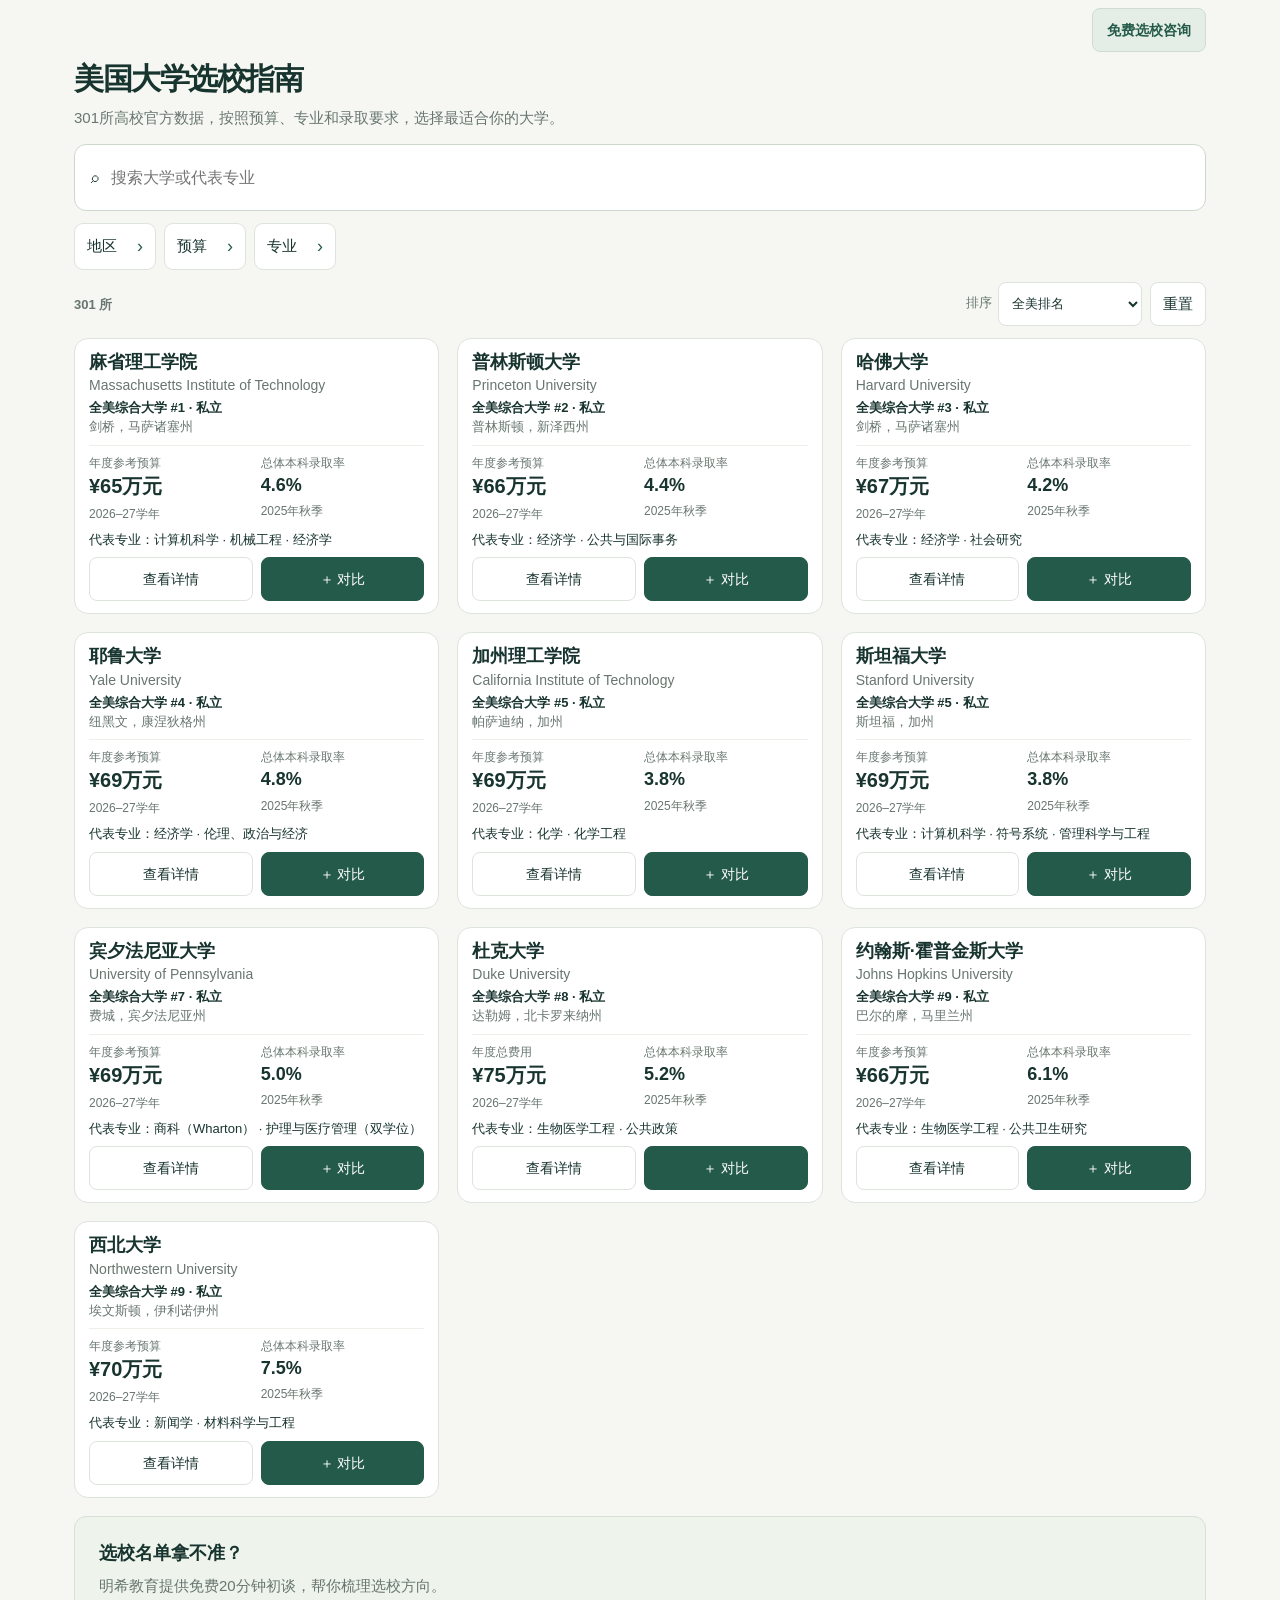
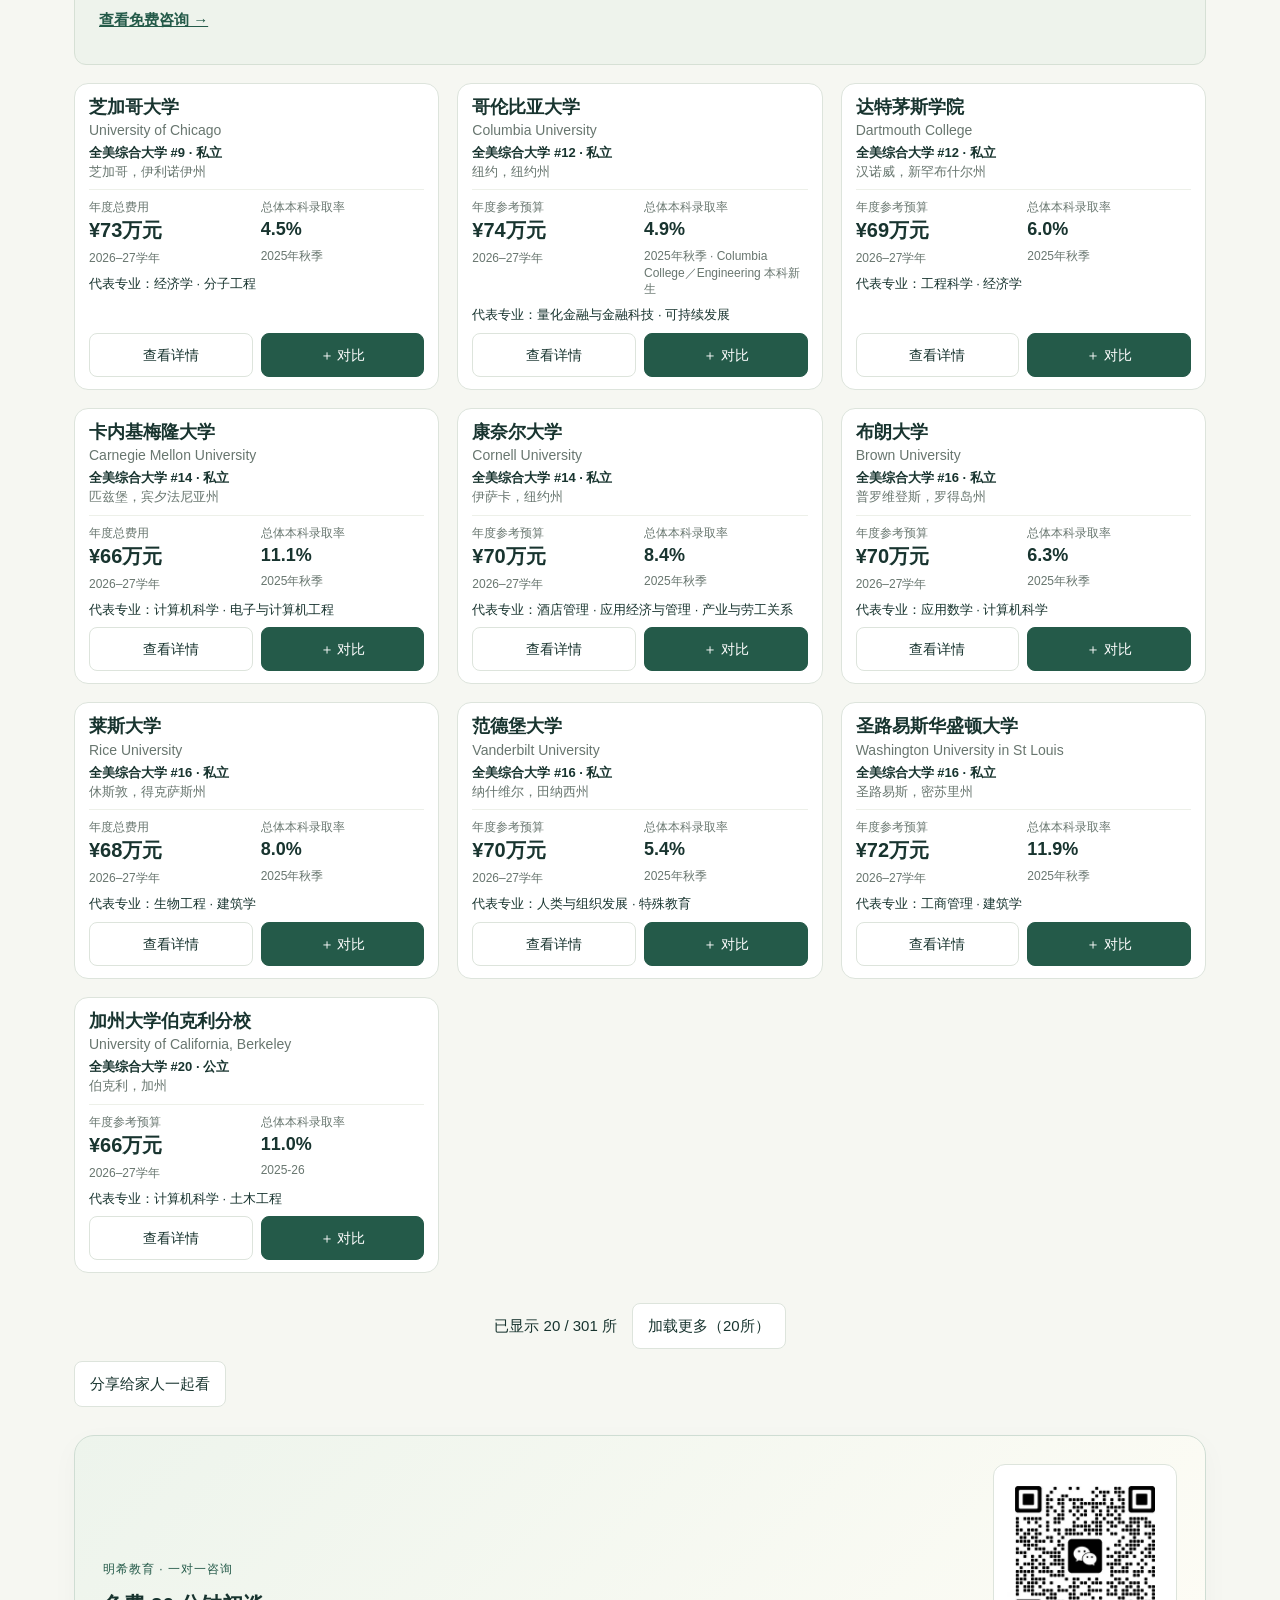
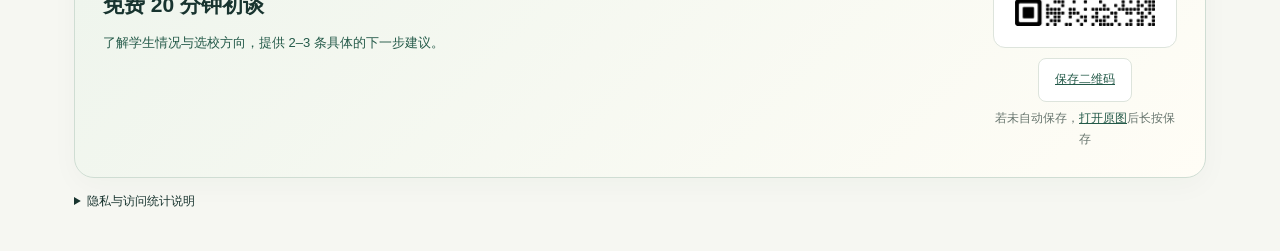
<file: index.html>
<!doctype html><html lang="zh-CN"><meta charset="utf-8"><meta name="viewport" content="width=device-width,initial-scale=1,viewport-fit=cover"><title>美国大学选校指南</title><meta name="description" content="301所美国高校官方数据，选择最适合你的大学。"><link rel="canonical" href="https://mingxieducation.com/"><meta property="og:type" content="website"><meta property="og:title" content="美国大学选校指南"><meta property="og:description" content="301所美国高校官方数据，选择最适合你的大学。"><meta property="og:image" content="https://mingxieducation.com/mingxi-education-share-20261020.jpg"><meta property="og:site_name" content="明希教育"><meta property="og:locale" content="zh_CN"><meta name="twitter:image:alt" content="明希教育"><meta property="og:image:secure_url" content="https://mingxieducation.com/mingxi-education-share-20261020.jpg"><meta property="og:image:type" content="image/jpeg"><meta property="og:image:width" content="600"><meta property="og:image:height" content="600"><meta property="og:image:alt" content="明希教育"><meta property="og:url" content="https://mingxieducation.com/"><meta name="twitter:title" content="美国大学选校指南"><meta name="twitter:description" content="301所美国高校官方数据，选择最适合你的大学。"><meta name="twitter:card" content="summary"><meta name="twitter:image" content="https://mingxieducation.com/mingxi-education-share-20261020.jpg"><style>
/* Keep responsive text at its authored size across mobile WebViews.
   Preserve pinch zoom and user-controlled browser/WeChat text scaling. */
html{-webkit-text-size-adjust:100%;text-size-adjust:100%}
:root{--ink:#18342f;--green:#245a49;--muted:#68766f;--line:#dde4dc;--paper:#f6f7f2}*{box-sizing:border-box}body{margin:0;background:var(--paper);color:var(--ink);font:15px/1.6 -apple-system,BlinkMacSystemFont,"PingFang SC","Microsoft Yahei",sans-serif}button,input,select{font:inherit}button,a{cursor:pointer}button:disabled{cursor:default;opacity:.5}button:focus-visible,a:focus-visible,input:focus-visible,select:focus-visible{outline:3px solid #bc9044;outline-offset:3px}header{border-bottom:1px solid var(--line);background:#fff}nav{max-width:1180px;margin:auto;display:flex;align-items:center;justify-content:space-between;padding:20px 24px;gap:20px}.brand{font-size:20px;font-weight:700;letter-spacing:-.6px}.brand small{font-size:11px;letter-spacing:1px;display:block;font-weight:400;color:var(--muted)}.navlinks{display:flex;gap:22px;align-items:center}button{border:1px solid var(--line);border-radius:8px;background:white;color:var(--ink);padding:10px 15px}.navlinks button{border:0;background:none;padding:8px 0}.navlinks .active{color:var(--green);border-bottom:2px solid var(--green);border-radius:0}.tag{font-size:12px;background:#e9eee6;color:var(--green);padding:4px 9px;border-radius:4px}main{max-width:1180px;margin:auto;padding:0 24px 160px}.hero{padding:32px 0 12px;display:flex;justify-content:space-between;gap:30px;align-items:center}.eyebrow{font-size:12px;color:var(--green);letter-spacing:2px}h1{font-size:clamp(30px,4vw,46px);letter-spacing:-1.5px;line-height:1.25;margin:14px 0 16px}p{margin:0;color:var(--muted)}.hero aside{max-width:205px;border-left:1px solid #c9d4c6;padding-left:24px}.hero aside strong{font-size:32px;display:block}.hero aside span{font-size:13px;color:var(--muted)}.search{display:flex;align-items:center;gap:12px;background:white;border:1px solid #cdd8cc;border-radius:12px;padding:6px 16px;margin:14px 0 18px}.search input{border:0;background:none;width:100%;padding:14px 0;font-size:16px;outline-offset:0}.filters{display:grid;grid-template-columns:repeat(4,1fr);gap:14px}label{font-size:12px;color:var(--muted);display:block}select{display:block;width:100%;margin-top:6px;background:white;border:1px solid var(--line);border-radius:8px;padding:11px;color:var(--ink)}.note{font-size:12px;margin-top:14px}.resultsbar{display:flex;align-items:center;justify-content:space-between;gap:15px;margin:24px 0 16px}.resultsbar h2{font-size:19px;margin:0}.resultsbar span{font-size:13px;color:var(--muted)}.grid{display:grid;grid-template-columns:repeat(3,minmax(0,1fr));gap:18px}.school{background:white;border:1px solid var(--line);border-radius:14px;padding:22px;display:flex;flex-direction:column;transition:box-shadow .2s}.school:hover{box-shadow:0 8px 22px #18342f0c}.school .top{display:flex;justify-content:space-between;align-items:center;gap:8px;margin-bottom:19px}.monogram{background:#eef2e9;min-width:42px;min-height:42px;border-radius:10px;display:flex;align-items:center;padding:6px 10px;font-size:14px;font-weight:600;line-height:1.35;min-width:0;max-width:100%;overflow-wrap:anywhere;white-space:normal}.location{font-size:12px;color:var(--muted)}.school h3{font-size:20px;line-height:1.4;margin:0 0 3px}.en{font-size:12px;color:var(--muted)}.stats{display:grid;grid-template-columns:1fr 1fr;gap:16px 10px;border-top:1px solid #edf0e9;margin:18px 0;padding-top:17px}.stat span{font-size:12px;display:block;color:var(--muted)}.stat strong{font-size:18px;font-weight:600}.stat em{display:block;font-size:11px;font-style:normal;color:var(--muted)}.stat.cost{grid-column:1/-1}.actions{display:flex;gap:8px;margin-top:auto}.actions button{flex:1;font-size:13px;padding:9px}.primary{background:var(--green);border-color:var(--green);color:white}.selected{background:#edf3ed;color:var(--green)}.empty{grid-column:1/-1;text-align:center;padding:60px;background:white;border-radius:12px}.tray{position:fixed;bottom:0;left:0;right:0;background:#fffffff5;backdrop-filter:blur(12px);border-top:1px solid var(--line);z-index:5;padding:15px 24px}.trayinner{max-width:1132px;margin:auto;display:flex;align-items:center;gap:16px}.traytitle{font-size:14px;font-weight:600;white-space:nowrap}.traytitle small{display:block;font-size:11px;color:var(--muted);font-weight:400}.chips{display:flex;gap:8px;flex:1;flex-wrap:wrap}.chips button{font-size:12px;background:var(--paper);padding:7px 10px}.tray .primary{white-space:nowrap}.trayhint{font-size:12px;color:var(--muted)}dialog{border:0;border-radius:16px;width:min(780px,calc(100% - 28px));max-height:85vh;padding:28px;color:var(--ink)}dialog::backdrop{background:#18342f66}dialog h2{margin:0;font-size:26px}.dialogtop{display:flex;justify-content:space-between;gap:15px;margin-bottom:20px}.detailgrid{display:grid;grid-template-columns:1fr 1fr;gap:20px;margin:25px 0}.detailgrid div{border-bottom:1px solid var(--line);padding-bottom:12px}.detailgrid span{display:block;color:var(--muted);font-size:12px}.detailgrid strong{font-size:19px}table{width:100%;border-collapse:collapse;margin:22px 0}td,th{padding:14px 10px;text-align:left;border-bottom:1px solid var(--line);font-size:14px}th{background:var(--paper)}.tablewrap{overflow:auto}.pages{display:flex;justify-content:center;align-items:center;gap:15px;margin-top:30px}.source{font-size:12px;padding:14px;background:var(--paper);border-radius:8px}.toast{position:fixed;bottom:115px;left:50%;transform:translateX(-50%);background:var(--ink);color:white;border-radius:8px;padding:10px 18px;z-index:10}.toast[hidden]{display:none}@media(max-width:850px){.grid{grid-template-columns:repeat(2,1fr)}.hero aside{display:none}.filters{grid-template-columns:repeat(2,1fr)}}@media(max-width:560px){nav{padding:16px}.brand{font-size:17px}.brand small{font-size:9px}.navlinks{gap:12px;font-size:13px}.tag{display:none}main{padding:0 16px 205px}.hero{padding:24px 0 8px}.hero p{font-size:14px}.grid{grid-template-columns:minmax(0,1fr)}.tray{padding:12px 16px}.trayinner{flex-wrap:wrap;gap:10px}.chips{flex-basis:65%}.trayinner>.primary{margin-left:auto}.trayhint{display:none}.resultsbar{align-items:flex-start}.school{padding:20px}.detailgrid{gap:14px}dialog{padding:20px}}
.school .top{align-items:flex-start}.school .top .monogram{flex:0 1 auto;width:fit-content;display:block;min-width:0}.control-badge{margin-left:auto;flex:none;white-space:nowrap;padding:6px 8px;border-radius:6px;background:#f6f7f2}.ranking{font-size:12px;color:var(--muted);margin-top:10px}.school .monogram{font-size:clamp(11px,1.1vw,14px)}@media(max-width:560px){.school .monogram{font-size:14px}}
.resultsbar button{flex-shrink:0;white-space:nowrap}.resultsbar h2{font-size:16px}.resultsbar #count{white-space:nowrap}.empty button{margin-top:12px}.extended-detail{border-top:1px solid var(--line);margin:20px 0;padding-top:10px}.extended-detail h3{margin:20px 0 8px}.extended-detail p,td p,.program-list p{margin:6px 0;font-size:13px;overflow-wrap:anywhere}.program-list{padding-left:20px}.program-list li{margin:14px 0}.tablewrap td{min-width:220px;vertical-align:top}.program-note{font-size:12px}a{color:var(--green)}.cost-note{display:block;font-size:12px;font-weight:400;color:#68766f;margin-top:6px;overflow-wrap:anywhere}.cost-note a{overflow-wrap:anywhere}
/* Responsive test-site UI; underlying data and comparison presentation retained. */
.primary-filters{position:relative;grid-template-columns:repeat(3,minmax(0,1fr));gap:10px;align-items:start}.filter-menu{position:relative;min-width:0}.filter-menu summary{list-style:none;cursor:pointer;min-height:52px;background:#fff;border:1px solid var(--line);border-radius:10px;padding:10px 12px;font-size:16px;font-weight:600;display:flex;align-items:center;justify-content:space-between;gap:6px}.filter-menu summary::-webkit-details-marker{display:none}.filter-menu summary:after{content:'⌄';color:var(--green)}.filter-menu summary span{font-size:13px;font-weight:400;color:var(--muted);max-width:55%;overflow:hidden;text-overflow:ellipsis;white-space:nowrap}.filter-menu[open] summary{border-color:var(--green);background:#eef4ee}.filter-panel{position:absolute;left:0;right:auto;width:240px;max-width:calc(100vw - 40px);z-index:4;background:white;border:1px solid var(--line);box-shadow:0 12px 25px #18342f18;border-radius:12px;padding:18px;margin-top:8px;max-height:min(360px,55vh);overscroll-behavior:contain;overflow:auto}.filter-panel label{font-size:14px}.filter-panel select{font-size:16px;min-height:46px;margin-bottom:14px}.more-filters{margin:12px 0}.more-filters summary{cursor:pointer;min-height:44px;display:flex;align-items:center;font-size:14px;color:var(--green)}.more-filters .filters{grid-template-columns:repeat(2,minmax(0,1fr))}.more-filters label{font-size:14px}.coverage-note{background:#eaf0e7;padding:10px 12px;border-radius:8px;font-size:13px}.result-actions{display:flex;gap:8px;align-items:center}.sort-label{display:flex;align-items:center;gap:6px;font-size:13px}.sort-label select{margin:0;width:auto;font-size:13px;padding:9px;min-height:44px}.result-actions button{min-height:44px;padding:8px 12px}.school{padding:18px}.school .top{margin-bottom:10px}.school h3{font-size:18px}.en{font-size:14px;line-height:1.45}.summary-region{font-size:13px;margin-top:5px}.ranking{margin-top:4px}.stats{margin:12px 0;padding-top:12px;gap:10px}.stat strong{font-size:16px}.stat em{font-size:12px}.program-preview{font-size:13px;color:var(--green);margin:0 0 12px;line-height:1.6}.program-preview span{color:var(--muted)}.actions button{min-height:44px;font-size:14px}.school .cost-note{line-height:1.5}.school .cost-note:last-child{font-size:12px}.school .cost-note a{display:inline-block;min-height:24px}summary:focus-visible{outline:3px solid #bc9044;outline-offset:3px}
@media(max-width:560px){.hero{padding:20px 0 4px}h1{font-size:29px;letter-spacing:-.8px;margin:8px 0 12px}.search{margin:12px 0;padding:2px 12px}.primary-filters{grid-template-columns:repeat(3,minmax(0,1fr));gap:7px}.filter-menu summary{font-size:16px;padding:10px 8px;flex-wrap:wrap;gap:2px}.filter-menu summary span{max-width:65%;font-size:12px}.filter-panel{padding:16px}.grid{gap:12px}.school{padding:16px}.resultsbar{gap:8px;align-items:center;flex-wrap:wrap;margin:18px 0 12px}.result-actions{margin-left:auto;gap:5px}.result-actions button{padding:8px}.sort-label{font-size:0}.sort-label select{max-width:145px;font-size:13px}.note{line-height:1.6}.tray{padding-bottom:max(12px,env(safe-area-inset-bottom))}.chips button{min-height:36px}.school .top{margin-bottom:8px}.brand{font-size:16px}.navlinks{gap:10px}.more-filters .filters{grid-template-columns:1fr}.filter-menu summary span{display:block}.school h3{font-size:18px}.en{font-size:13px}}

dialog.comparison{width:min(1180px,calc(100% - 16px));max-height:94dvh;padding:0;overflow:hidden}dialog.comparison #dialogContent{display:flex;flex-direction:column;max-height:94dvh}.comparison .dialogtop{padding:14px 20px;margin:0;align-items:center}.comparison h2{font-size:21px}.compare-scroll{overflow:auto;min-height:0;padding:0 18px 20px;overscroll-behavior:contain}.compare-names{display:grid;grid-template-columns:repeat(2,minmax(0,1fr));position:sticky;top:0;z-index:2;background:#eaf0e7;border-bottom:2px solid #a9bdac}.compare-names h3{min-width:0;margin:0;padding:14px 16px;font-size:18px;overflow-wrap:anywhere}.compare-names h3+h3{border-left:1px solid var(--line)}.compare-field{display:grid;grid-template-columns:repeat(2,minmax(0,1fr))}.compare-field h4{grid-column:1/-1;background:#f0f3ed;margin:0;padding:9px 16px;font-size:14px}.compare-value{min-width:0;padding:16px;border-bottom:1px solid var(--line);overflow-wrap:anywhere;font-size:16px}.compare-value+.compare-value{border-left:1px solid var(--line)}.compare-value .program-list{padding-left:18px;margin:0}.compare-value .program-list li:first-child{margin-top:0}.compare-scroll{overflow-x:hidden}.compare-value a{overflow-wrap:anywhere}.compare-connect{display:grid;grid-template-columns:minmax(0,1fr) auto;align-items:center;gap:20px;padding:18px;background:#eaf0e7;margin-top:16px;border-radius:10px}.compare-connect h3{margin:0 0 10px;font-size:17px}.compare-connect .primary{min-height:48px;font-weight:600}.compare-contact{text-align:center}.compare-contact .contact-qr{display:block;width:132px;height:132px;margin:0 auto}.compare-contact .contact-qr img{width:173px;height:auto;display:block;transform:translate(-20px,-54px)}.compare-contact small{display:block;margin-top:6px;color:var(--muted)}@media(max-width:560px){.compare-connect{gap:12px;padding:12px}.compare-connect h3{font-size:16px}.compare-connect .primary{width:100%;padding:10px}.compare-contact .contact-qr{width:112px;height:112px}.compare-contact .contact-qr img{width:147px;transform:translate(-17px,-46px)}}.share-output{margin:20px 0}.share-output img{width:100%;max-width:520px;display:block;border:1px solid var(--line);margin:12px auto}.share-actions{display:flex;flex-wrap:wrap;gap:8px;margin:14px 0}.share-actions a{padding:10px;border:1px solid var(--line);border-radius:8px}.about-copy p{margin:16px 0}.about-copy h3{margin-bottom:8px}.contact-qr{width:176px;height:176px;overflow:hidden;margin:16px auto;border-radius:10px;background:white}.about-copy .contact-qr img{width:230px;height:auto;display:block;transform:translate(-27px,-72px)}.about-copy{text-wrap:pretty}@media(max-width:560px){nav{gap:8px;flex-wrap:wrap}.navlinks{gap:16px}.comparison .dialogtop{padding:10px 12px;gap:8px}.comparison .dialogtop button{padding:8px}.compare-scroll{padding:0 8px 16px}.compare-names h3{font-size:16px;padding:12px 8px}.compare-value{padding:12px 8px;font-size:15px}.compare-field h4{padding:8px}.comparison h2{font-size:18px}}
[hidden]{display:none!important}.filter-options{display:grid;grid-template-columns:minmax(0,1fr);gap:8px}.filter-options button{min-height:44px;text-align:left;padding:10px 12px;font-size:14px}.filter-options button[aria-pressed="true"]{background:var(--green);color:white;border-color:var(--green)}.filter-menu:nth-child(2) .filter-panel{left:50%;transform:translateX(-50%)}.filter-menu:last-child .filter-panel{left:auto;right:0}.program-options button{text-align:left}.filter-panel .note{font-size:12px;margin-top:10px}@media(max-width:560px){.filter-panel{padding:12px}.filter-options button{font-size:14px}}
.detail-share{margin-left:16px}.filter-panel{padding:8px;box-shadow:0 6px 16px #18342f12}.filter-options{gap:6px}.filter-options button{padding:8px 10px}.compare-contact{max-width:240px}.compare-contact .contact-qr img,.about-copy .contact-qr img{width:100%;height:auto;transform:none}.compare-connect{grid-template-columns:minmax(0,1fr) minmax(0,1fr)}@media(max-width:560px){.compare-contact h3{font-size:14px}}

/* Right-side selection sheet: fixed overlay leaves results in place. */
.filter-shade{position:fixed;inset:0;z-index:20;border:0;border-radius:0;background:#18212c33;cursor:default}
.primary-filters .filter-menu .filter-panel{position:fixed;left:auto;right:16px;top:100px;transform:none;width:320px;max-width:calc(100vw - 32px);max-height:calc(100dvh - 132px);z-index:21;margin:0;padding:12px;border:1px solid #e5e7eb;border-radius:18px;box-shadow:0 16px 60px #17222f26;background:#fafafa}
.filter-heading{display:flex;align-items:center;justify-content:space-between;padding:2px 4px 10px}.filter-close{border:0;background:transparent;color:#3478bd;min-height:44px;padding:8px}.filter-options{gap:0;background:white;border-radius:12px;overflow:hidden}.filter-options button{display:flex;align-items:center;justify-content:space-between;border:0;border-bottom:1px solid #eee;border-radius:0;background:white;min-height:48px;padding:11px 14px;color:var(--ink)}.filter-options button:last-child{border-bottom:0}.filter-options button[aria-pressed="true"]{background:#f0f5fa;color:#245f9e}.filter-options button[aria-pressed="true"]:after{content:'✓';font-size:18px;margin-left:12px}.filter-panel label{margin:0 4px 8px}.filter-panel .note{margin:10px 4px 2px}.school .monogram{background:none;padding:0;color:var(--muted);font-size:12px;min-height:0}.school .top{margin-bottom:6px}.school .summary-ranking{font-size:14px;color:var(--ink);font-weight:600}.school .stats .cost{grid-row:1}.school .stat.cost strong{font-size:20px}.school .stat:not(.cost) strong{font-size:14px;color:var(--muted)}.school .program-preview{color:var(--ink)}

.active-filters{display:flex;flex-wrap:wrap;gap:8px;margin-top:12px}.international-note{color:var(--muted);margin:0 0 12px}.school .cost-note{font-size:12px}.local-warning{font-size:12px;background:#fff2d9;padding:8px 12px;border-radius:8px;margin:12px 0}.consultation{margin:24px 0;padding:20px;background:#eaf0e7;border-radius:14px}.consultation img{width:176px;max-width:100%;display:block;margin:12px auto}.consultation h3{margin:0 0 12px}.tray{padding-bottom:max(12px,env(safe-area-inset-bottom))}.contact-qr{display:block}.filter-panel{overscroll-behavior:contain}body:has(.filter-menu[open]){overflow:hidden}.share-link-actions{display:flex;gap:8px;flex-wrap:wrap;margin:16px 0}
/* V4: compact discovery and unobtrusive selected action */
header{display:none}.hero{padding:20px 0 0}h1{font-size:30px;margin:8px 0}.school .top{display:none}.resultsbar{margin:12px 0}.filter-menu summary{min-height:44px}.consultation{background:transparent;padding:12px 0;display:flex;flex-wrap:wrap;gap:10px}.consultation img[hidden]{display:none}.consultation button{font-size:14px}.tray{left:50%;right:auto;bottom:calc(12px + env(safe-area-inset-bottom));transform:translateX(-50%);width:max-content;max-width:calc(100% - 32px);border:0;background:none;padding:0;backdrop-filter:none}.tray[hidden]{display:none}.traytitle,.tray .chips{display:none}.tray .primary{border-radius:28px;box-shadow:0 4px 18px #18342f30;min-height:48px}.tray button:disabled{opacity:1;background:#fff;color:var(--green);border-color:var(--line)}main{padding-bottom:32px}body.has-selection main{padding-bottom:calc(100px + env(safe-area-inset-bottom))}.next-step{margin-top:24px}.share-link-actions{margin:12px 0}.school .cost-note{font-size:11px}.school .cost-note:not(:first-of-type){display:none}.contact-qr[hidden]{display:none}

/* Keep the V4 header compact; About reuses the existing addressable route. */
header{display:block;background:transparent;border:0}header nav{max-width:1180px;padding:8px 24px 0;justify-content:flex-end}header .brand,header #exploreNav,header #compareNav,header .tag{display:none}header .navlinks{display:block}#aboutNav{display:inline-flex;align-items:center;min-height:44px;padding:8px 0;color:var(--muted);text-decoration:none;font-size:14px}.hero{padding-top:0}
dialog.about-page{position:fixed;inset:0;margin:0;width:100%;max-width:none;height:100%;height:100dvh;max-height:none;border-radius:0;padding:0;background:var(--paper);overscroll-behavior:contain}dialog.about-page #dialogContent{max-width:760px;margin:auto;padding:16px 24px max(32px,env(safe-area-inset-bottom))}.about-page .dialogtop{justify-content:flex-start;margin:0 0 24px}.about-page h1{font-size:32px;margin:0 0 16px}.about-page .about-copy h2{font-size:20px;margin:32px 0 12px}.about-page .about-copy h3{font-size:17px;margin:20px 0 8px}.about-page .about-copy p{margin:0 0 16px}.about-page .about-consult{margin-top:32px;padding-top:24px;border-top:1px solid var(--line)}.about-page .about-consult button{min-height:48px}.about-page .contact-qr{width:176px;height:auto;margin:16px 0}.about-page .contact-qr img{width:100%;height:auto;transform:none}body:has(dialog.about-page[open]){overflow:hidden}@media(max-width:560px){header nav{padding:4px 16px 0}dialog.about-page #dialogContent{padding:12px 20px max(32px,env(safe-area-inset-bottom))}}

/* In-flow consultation card; the QR asset and its destination are unchanged. */
.consult-card{margin:28px 0 0;padding:28px;border:1px solid #cfddd3;border-radius:20px;background:linear-gradient(135deg,#edf4ec,#fffdf6);display:grid;grid-template-columns:minmax(0,1fr) 184px;gap:24px;align-items:center;box-shadow:0 8px 28px #18342f08}.consult-card .consult-brand{font-size:12px;letter-spacing:2px;color:var(--green);margin-bottom:10px}.consult-card h3{font-size:22px;line-height:1.5;margin:0 0 12px;text-wrap:pretty}.consult-card .consult-channel{font-size:13px;color:var(--green)}.consult-card figure{margin:0;text-align:center}.consult-card .consult-qr{display:block;background:white;padding:8px;border:1px solid var(--line);border-radius:12px}.consult-card img{display:block;width:100%;height:auto}.consult-card figcaption{font-size:12px;color:var(--muted);margin-top:10px;line-height:1.7}.compare-scroll{padding-bottom:max(24px,env(safe-area-inset-bottom))}dialog:not(.about-page){padding-bottom:max(28px,env(safe-area-inset-bottom))}main{padding-bottom:calc(40px + env(safe-area-inset-bottom))}body.has-selection main{padding-bottom:calc(120px + env(safe-area-inset-bottom))}@media(max-width:560px){.consult-card{padding:22px 18px;grid-template-columns:minmax(0,1fr);gap:20px}.consult-card h3{font-size:20px}.consult-card figure{width:184px;max-width:100%;justify-self:center}}
/* Comparison selection and compact replacement picker. */
.school.is-selected{border-color:#83aa92;box-shadow:0 0 0 1px #83aa9233;background:#fcfefb}.actions button{min-height:44px}.trayinner{gap:8px;flex-wrap:nowrap}.tray #clearComparison{min-height:44px;border-radius:24px;box-shadow:0 4px 18px #18342f15}.compare-names button{display:block;margin-top:8px;font-size:13px;min-height:44px}.school-picker{margin:12px 0;padding:16px;background:var(--paper);border:1px solid var(--line);border-radius:12px}.school-picker[hidden]{display:none}.school-picker input{width:100%;min-height:44px;padding:10px;border:1px solid var(--line);border-radius:8px}.picker-results{max-height:260px;overflow:auto;overscroll-behavior:contain;margin-top:10px}.picker-results button{display:block;width:100%;text-align:left;min-height:48px;margin:6px 0}.picker-results small{display:block;color:var(--muted)}
.about-team{display:grid;grid-template-columns:repeat(2,minmax(0,1fr));gap:16px}.about-team section{padding:20px;background:white;border:1px solid var(--line);border-radius:12px}.about-page .about-team h3{margin:0 0 12px}.about-page .about-team p{margin:0}.about-services{padding-left:22px;color:var(--muted)}.about-services li{margin:10px 0}.about-services strong{color:var(--ink)}.about-page .about-consult{background:#eaf0e7;border:1px solid var(--line);border-radius:14px;padding:24px}.about-page .about-consult h2{margin:0 0 16px}.about-cta{display:inline-flex;align-items:center;min-height:48px;padding:10px 18px;border-radius:8px;text-decoration:none;font-weight:600}.about-qr{display:block;width:176px;margin:20px 0 12px}.about-qr img{display:block;width:100%;height:auto;border-radius:8px}.about-page .about-qr-note{font-size:13px;margin:0}.about-page .about-data{margin-top:28px;font-size:12px}.about-page .about-data h2{font-size:14px;margin:0 0 8px}.about-page .about-data p{margin:0}@media(max-width:560px){.about-team{grid-template-columns:minmax(0,1fr);gap:12px}.about-team section{padding:18px}.about-page .about-consult{padding:20px}.about-cta{width:100%;justify-content:center}}

/* V5: reserved loading geometry and mobile bottom sheets. */
.loading-label{position:absolute;width:1px;height:1px;overflow:hidden;clip-path:inset(50%)}
.school{min-height:330px}.skeleton{pointer-events:none;gap:18px}.skeleton i{display:block;height:20px;border-radius:6px;background:linear-gradient(90deg,#edf0e9,#f7f8f4,#edf0e9);background-size:200% 100%;animation:shimmer 1.6s ease-in-out infinite}.skeleton i:first-child{width:65%;height:26px}.skeleton i:nth-child(2){width:85%;height:16px}.skeleton i:nth-child(4){height:48px}.skeleton i:last-child{margin-top:auto;height:44px}
@keyframes shimmer{to{background-position:-200% 0}}@media(prefers-reduced-motion:reduce){.skeleton i{animation:none}.school{transition:none}}
.filter-clear{min-height:44px;width:100%;margin-top:8px}.filter-panel:focus{outline:none}.active-filters:empty{margin:0}.active-filters button{min-height:44px}.search{margin-bottom:12px}.consult-card h3{font-size:21px}.consult-card .consult-brand{letter-spacing:1px}
@media(max-width:560px){.primary-filters .filter-menu .filter-panel{top:auto;bottom:0;left:0;right:0;width:100%;max-width:none;max-height:72vh;max-height:72dvh;border-radius:20px 20px 0 0;padding:12px 16px max(16px,env(safe-area-inset-bottom));z-index:21}.filter-shade{z-index:20}.filter-heading{position:sticky;top:-12px;background:#fafafa;z-index:1}.filter-options button{min-height:48px}.tray{max-width:calc(100% - 24px)}.school{min-height:330px}.hero h1{font-size:26px}.resultsbar{margin-top:12px}}
.comparison .compare-cost-year{display:block;margin-top:5px;font-size:12px;line-height:1.5;color:var(--muted)}.comparison .compare-cost-amount{white-space:nowrap}
/* V6: contextual consultation entrances with one QR booking action. */
#aboutNav{padding:8px 14px;background:#e5eee6;color:var(--green);border:1px solid #ceddcf;border-radius:8px;font-weight:600}
.consult-prompt{grid-column:1/-1;padding:22px 24px;border:1px solid #d6e0d5;border-radius:12px;background:#eef3ec}.consult-prompt h3{margin:0 0 6px;font-size:18px}.consult-link{display:inline-block;color:var(--green);min-height:44px;padding:10px 0;font-weight:600}.empty .consult-link{display:block}.empty{padding:32px 20px}
#trayConsult{color:var(--green);font-size:12px;text-align:center;text-decoration:underline;min-height:32px;align-content:center}#trayConsult[hidden]{display:none}.trayinner{flex-wrap:wrap;justify-content:center}.tray #trayConsult{flex-basis:100%;order:3}.tray{background:#fffffff5;border:1px solid var(--line);border-radius:20px;padding:8px 12px;box-shadow:0 4px 18px #18342f15}.tray .primary,.tray #clearComparison{box-shadow:none}body.has-selection main{padding-bottom:calc(170px + env(safe-area-inset-bottom))}
.about-page #close:focus:not(:focus-visible){outline:none}.service-flow{line-height:2}.about-consult{scroll-margin-top:20px}.qr-instruction{font-weight:600;color:var(--green)}
.school .stat.admission strong{color:var(--green);font-size:18px}/* Restore e89ef40's simple right-side menu, anchored to the desktop trigger. */
@media(min-width:561px){
 .filter-shade{background:transparent}
 .primary-filters .filter-menu .filter-panel{left:var(--filter-left,16px);right:auto;top:var(--filter-top,100px);width:280px;max-width:calc(100vw - 24px);max-height:calc(100vh - 24px);max-height:calc(100dvh - 24px);border-radius:12px;padding:8px;box-shadow:0 8px 28px #17222f24}
 .filter-heading{padding:0 4px 4px}
 .filter-options{border-radius:8px}
 .filter-options button{min-height:44px;padding:9px 12px}
 .filter-menu summary:after{content:'›'}
}

/* Single-level, anchored menus on every screen size. */
.primary-filters{display:flex;gap:8px;flex-wrap:wrap}
.filter-menu{max-width:100%}
.filter-menu summary{min-height:44px;padding:8px 12px;font-size:15px;font-weight:400;border-radius:9px;flex-wrap:nowrap;justify-content:flex-start}
.filter-menu summary span{max-width:180px;font-size:14px}
.filter-menu summary:has(span:not(:empty)){font-size:0;gap:0}
.filter-menu summary:has(span:not(:empty)) span{font-size:15px;margin-right:8px}
.filter-menu summary:after{content:'›';font-size:18px;margin-left:8px}
.filter-menu[open] summary{background:#edf1ed;border-color:#cbd6cc}
.filter-shade,.filter-heading{display:none!important}
body:has(.filter-menu[open]){overflow:auto}
.primary-filters .filter-menu .filter-panel{position:fixed;left:var(--filter-left,12px);top:var(--filter-top,100px);right:auto;bottom:auto;transform:none;width:224px;max-width:calc(100vw - 24px);max-height:calc(100dvh - 24px);margin:0;padding:5px;background:#fff;border:1px solid #dfe3df;border-radius:11px;box-shadow:0 5px 20px #17222f20;z-index:21}
.filter-panel .filter-options{border-radius:7px;background:white;gap:1px}
.filter-panel .filter-options button{min-height:40px;padding:7px 10px;border:0;border-radius:6px;font-size:14px;background:white}
.filter-panel .filter-options button:hover{background:#f1f4f1}
.filter-panel .filter-options button[aria-pressed="true"]{background:#edf3ee;color:var(--green)}
.filter-panel .filter-clear{min-height:40px;margin:4px 0 0;border:0;border-top:1px solid #edf0ed;border-radius:0;text-align:left;padding:7px 10px;font-size:13px;color:var(--muted)}
.filter-panel>label{font-size:0;margin:0}
.filter-panel .note{font-size:11px;line-height:1.5;margin:6px 10px}
@media(pointer:coarse){.filter-panel .filter-options button,.filter-panel .filter-clear{min-height:44px}}

/* V6.3: compact cards; preserve readable type and complete content. */
.school{min-height:0;padding:12px 14px;gap:0}.school h3{line-height:1.3;margin-bottom:2px}.school .en{line-height:1.35}.summary-meta{margin-top:4px}.school .summary-ranking{font-size:13px;line-height:1.4}.school .summary-region{margin-top:1px;line-height:1.4}.school .stats{grid-template-columns:repeat(2,minmax(0,1fr));gap:8px;margin:8px 0;padding-top:8px}.school .stats .cost{grid-column:auto;grid-row:auto}.school .stat{min-width:0;overflow-wrap:anywhere}.school .stat strong,.school .stat:not(.cost) strong{display:block;font-size:18px;line-height:1.35;color:var(--ink)}.school .stat .cost-note{display:block;line-height:1.4}.school .program-preview{margin-bottom:8px;line-height:1.45}.school .actions{padding-top:0}.school h3,.school .en,.school .summary-meta,.school .program-preview{overflow-wrap:anywhere}.school.skeleton{min-height:250px}

/* V6.4: first-screen decision data, compact sticky identity. */
dialog.comparison{padding-bottom:0!important}.comparison .dialogtop{padding:6px 10px;min-height:40px}.comparison .dialogtop h2{font-size:16px}.comparison .dialogtop button{padding:5px 10px}.comparison .compare-names h3{display:flex;align-items:center;justify-content:space-between;gap:4px;padding:8px;font-size:15px;line-height:1.35}.comparison .compare-names .replace-school{display:inline-flex;align-items:center;justify-content:center;flex:0 0 32px;width:32px;min-height:36px;margin:0;padding:0;font-size:20px}.comparison .compare-value{padding:8px;font-size:14px}.comparison .compare-field h4{padding:5px 8px;font-size:13px}.key-differences{padding:8px;background:#f5f7ef;font-size:12px;line-height:1.5}.key-differences h3{font-size:13px;margin:0 0 3px}.key-differences p{margin:3px 0}.compare-value details{margin:6px 0;font-size:12px}.compare-value summary{cursor:pointer}.compare-value .program-summary{font-size:14px}.compare-value details p{margin:5px 0}.comparison .compare-cost-year{font-size:11px}.comparison .share-link-actions{position:static;margin:12px 0;display:flex}.comparison .share-link-actions .share-link-actions{margin:0}.comparison .consult-card{margin-top:12px}.comparison .compare-value .cost-note{font-size:11px}

/* V6.6 comparison-only hierarchy and accessible controls. */
.comparison .compare-names .replace-school{flex:0 0 auto;width:auto;padding:4px 6px;font-size:12px;gap:3px;min-height:44px}.comparison .compare-names h3{flex-wrap:wrap}.comparison-policy p,.comparison-policy small{display:block;color:var(--muted);font-size:11px;margin:3px 0}.comparison .test-scores{margin:10px 0 0;color:var(--ink,#18342f)}.test-scores strong{display:block;font-weight:650}.aid-label,.aid-explanation,.program-explanation{grid-column:1/-1}.aid-label{padding:14px 8px 2px;font-size:12px;color:var(--muted)}.comparison .aid-label+.compare-value{border-left:0}.comparison .aid-shared{grid-column:1/-1;border-left:0}.aid-shared>small{margin-right:8px;color:var(--muted)}.comparison .aid-explanation,.comparison .program-explanation{font-size:11px;color:var(--muted);padding:6px 8px;margin:0}.comparison .compare-value p{margin:5px 0}.comparison .share-link-actions,.comparison .share-link-actions button{width:100%;min-width:0}.comparison .share-link-actions button{min-height:44px}.comparison .compare-value>strong{display:block}.comparison .compare-value>small{display:block;font-size:11px;color:var(--muted)}
/* V6.8 compact comparison hierarchy */
.comparison .aid-shared .aid-description{margin:2px 0;line-height:1.4}.comparison .aid-shared{padding-top:4px;padding-bottom:4px}.comparison .school-context{color:var(--ink)}.comparison .aid-shared .compact-source{padding:0}.comparison .aid-shared .term-note{font-size:11px}.comparison .program-item details summary{padding:4px 24px 4px 0;min-height:28px}.comparison .program-item details{margin:2px 0}

.comparison .compare-value strong{font-size:14px;font-weight:650}.comparison .aid-description,.comparison .compare-value p,.comparison .term-note{font-size:12px;font-weight:400;color:var(--muted);line-height:1.5}.comparison .aid-shared strong{display:inline}.comparison .term-note{display:inline}.comparison .aid-label{padding-top:8px}.comparison .compact-source{font-size:11px;font-weight:400;color:var(--muted);text-decoration:none;display:inline-block;padding:3px 0}.comparison .compact-source:focus-visible{outline:2px solid var(--green)}.comparison .program-name{font-size:14px;font-weight:600}.comparison .program-meta{display:block;font-size:11px;color:var(--muted);line-height:1.5}.comparison .program-cell{border-left:0}.comparison .program-cell:nth-of-type(even){border-left:1px solid var(--line)}.comparison .compare-value>small{font-size:11px;line-height:1.5}.comparison .policy-alert{font-size:12px;color:var(--muted)}.comparison .alert-label{color:#785016;background:#fff1cf;border-radius:3px;padding:1px 4px}.comparison .compare-names h3{flex-wrap:nowrap;padding:4px 6px;font-size:14px}.comparison .compare-names .replace-school{width:44px;flex:0 0 44px;height:44px;padding:0;font-size:20px}.comparison .dialogtop{min-height:32px;padding:2px 8px}.comparison .dialogtop h2{font-size:13px;margin:0}.comparison .dialogtop button{min-height:44px}.comparison .aid-detail{padding-top:5px;padding-bottom:5px}
.wechat-share-guide{position:fixed;inset:0;width:100%;max-width:none;height:100%;max-height:none;margin:0;padding:0;border:0;border-radius:0;background:transparent;color:#fff;box-sizing:border-box}.wechat-share-guide::backdrop{background:rgba(0,0,0,.78)}.wechat-share-tip{position:absolute;top:calc(12px + env(safe-area-inset-top));right:calc(16px + env(safe-area-inset-right));max-width:calc(100% - 32px);text-align:right}.wechat-share-tip svg{display:block;margin-left:auto;width:90px;height:100px;fill:none;stroke:currentColor;stroke-width:5;stroke-linecap:round;stroke-linejoin:round}.wechat-share-tip p{color:#fff;font-size:17px;line-height:1.6;margin:8px 0 18px}.wechat-share-tip button{color:#fff;background:transparent;border:1px solid #fff;padding:8px 18px}
.share-instructions{flex:0 0 100%;min-width:0;width:100%;overflow-wrap:anywhere}.share-instructions p{margin:8px 0} .undergraduate-catalogue{margin-top:14px;overflow-wrap:anywhere}.undergraduate-catalogue li{margin:8px 0}.catalogue-fallback p{overflow-wrap:anywhere}.catalogue-fallback small{color:var(--muted)}.compare-value{min-width:0}</style><link rel="stylesheet" href="detail-v65.css?v=e121fcf99b187133"><header><nav><div class="brand">College Compare</div><div class="navlinks"><button class="active" id="exploreNav">探索大学</button><button id="compareNav">比较大学</button><a id="aboutNav" href="?view=about">免费选校咨询</a><span class="tag">独立测试版</span></div></nav></header><main><section class="hero"><div><h1>美国大学选校指南</h1><p id="catalogTotal">正在获取美国高校目录…</p></div></section><div class="search"><span aria-hidden="true">⌕</span><input id="search" type="search" aria-label="搜索大学" placeholder="搜索大学或代表专业"></div><div class="filters primary-filters">
<details class="filter-menu"><summary>地区 <span id="regionSummary"></span></summary><button class="filter-shade" aria-label="关闭筛选菜单" type="button"></button><div class="filter-panel"><div class="filter-heading"><strong>地区</strong><button class="filter-close" type="button" aria-label="关闭筛选菜单">关闭 ×</button></div><select id="region" hidden aria-label="地区"><option value="">全部</option></select><div class="filter-options" data-options="region" aria-label="大区"></div></div></details>
<details class="filter-menu"><summary>预算 <span id="tuitionSummary"></span></summary><button class="filter-shade" aria-label="关闭筛选菜单" type="button"></button><div class="filter-panel"><div class="filter-heading"><strong>预算</strong><button class="filter-close" type="button" aria-label="关闭筛选菜单">关闭 ×</button></div><label>按年度总预算筛选（人民币）<select id="tuition" hidden><option value="">全部年度预算</option><option value="low">30万元以下</option><option value="mid">30万–50万元</option><option value="high">50万–65万元</option><option value="top">65万元及以上</option></select></label><div class="filter-options" data-options="tuition" aria-label="年度总预算"></div><p class="note">含生活费等年度预算，并非仅学费。</p></div></details>
<details class="filter-menu"><summary>专业 <span id="programSummary"></span></summary><button class="filter-shade" aria-label="关闭筛选菜单" type="button"></button><div class="filter-panel"><div class="filter-heading"><strong>专业</strong><button class="filter-close" type="button" aria-label="关闭筛选菜单">关闭 ×</button></div><select id="programCategory" hidden disabled aria-label="本科专业与培养领域大类"><option value="">正在载入…</option></select><select id="program" hidden disabled><option value="">全部已录入专业／培养领域</option></select><div class="filter-options program-options" data-options="programCategory" aria-label="本科专业与培养领域大类"></div><p class="note" id="programCoverage" role="status">正在载入专业索引…</p></div></details></div>


<select id="size" hidden><option value=""></option><option value="small"></option><option value="medium"></option><option value="large"></option></select><select id="international" hidden><option value=""></option><option value="low"></option><option value="mid"></option><option value="high"></option><option value="top"></option></select><p class="note" id="dataNote" role="status" hidden></p><div class="resultsbar"><h2><span id="count" aria-live="polite"></span></h2><div class="result-actions"><label class="sort-label">排序<select id="sort"><option value="rank">全美排名</option><option value="cost">年度费用从低到高</option><option value="admission">录取率从高到低</option></select></label><button id="reset">重置</button></div></div><div id="activeFilters" class="active-filters"></div><section class="grid" id="grid" aria-label="大学列表"></section><div class="pages"><button id="prev">上一页</button><span id="pageInfo"></span><button id="next">下一页</button></div><div class="share-link-actions"><button id="homeShare">分享给家人一起看</button></div><div id="homeConsultation"></div><details class="note"><summary>隐私与访问统计说明</summary><p>测试站已配置 Cloudflare 无 Cookie 基础访问统计；浏览器或网络可能阻断采集。启用后可能向境外统计服务发送页面路径、来源、设备和大致地区等信息，不记录搜索输入、姓名或联系方式。来源和地区可能缺失。五类使用动作目前仅在本页内存汇总，刷新即清除，不上传、不用于识别用户。开启浏览器“请勿追踪”可禁用基础统计。</p></details></main><div class="tray" hidden><div class="trayinner"><div class="traytitle">我的比较名单<small id="trayCount"></small></div><div class="chips" id="chips"></div><button class="primary" id="compare">比较大学 →</button><a id="trayConsult" href="?view=about#aboutConsult" hidden>想听顾问看看这份名单？</a><button id="clearComparison" aria-label="清空比较选择">清空</button></div></div><dialog id="dialog"><div id="dialogContent"></div></dialog><div class="toast" id="toast" role="status" hidden></div><script src="sharing.js?v=1cfd8adba335a360"></script><script src="snapshot-config.js?v=3fc2d4c489379836"></script><script src="api.js?v=8755016223d2fca6"></script><script src="aid-notes.js?v=457f99a386ff2ec9"></script><script src="reference-budgets.js?v=3311f252d672a63f"></script><script src="cost-provenance.js?v=dfc01e5176cc3aa3"></script><script src="display.js?v=1014726d2967615f"></script><script src="program-filters.js?v=7c89f16089c1a176"></script><script src="metrics.js?v=99a1c2f33838e684"></script><script src="admissions-verified.js?v=60fd4a3168b5f4b6"></script><script>
const regionNames={east_coast:'东海岸',south:'南部',midwest:'中西部',west_coast:'西海岸',mountain_west:'西部山区',other:'其它地区'};
const typeNames={research_university:'综合大学',national_university:'综合大学',university:'综合大学',liberal_arts_college:'文理学院',national_liberal_arts_college:'文理学院'};
const $=id=>document.getElementById(id),esc=s=>String(s??'').replace(/[&<>"']/g,c=>({'&':'&amp;','<':'&lt;','>':'&gt;','"':'&quot;',"'":'&#39;'}[c]));
let schools=[],selected=[],page=1,filtered=[],comparisonRequest=0;const perPage=20;
const present=v=>v!==null&&v!==undefined&&v!=='';const num=v=>present(v)?String(Number(v)):'暂无数据';const money=v=>present(v)?'$'+Number(v).toLocaleString('en-US'):'暂无数据';const rate=v=>present(v)?Number(v).toFixed(1)+'%':'暂无数据';const schoolLocation=s=>[s.city_cn||s.city,s.state_cn||s.state].filter(Boolean).join('，')||'暂无数据';const type=s=>typeNames[s.school_type]||null;
const control=s=>({public:'公立',private_nonprofit:'私立',private_forprofit:'私立'})[s.institution_control]||'';
const rankCategories={national_university:'全美综合大学',national_liberal_arts_college:'全美文理学院',liberal_arts_college:'全美文理学院',regional_university_north:'北部地区大学',regional_university_midwest:'中西部地区大学',regional_university_south:'南部地区大学',regional_university_west:'西部地区大学'};
const ranking=s=>rankingNumber(s)!==Infinity&&rankCategories[s.ranking_category]?`${rankCategories[s.ranking_category]} #${rankingNumber(s)}`:'暂无排名';
// Display-only state mapping, preserving existing regional filter definitions.
function summaryRegion(s){const state=typeof s.state==='string'?s.state.trim().toUpperCase():'';if(!state)return '地区暂无数据';const groups=[['ME NH VT MA RI CT NY NJ PA DE MD DC','美国东海岸'],['VA WV NC SC GA FL KY TN AL MS AR LA OK TX','美国南部'],['OH MI IN IL WI MN IA MO ND SD NE KS','美国中西部'],['WA OR CA','美国西海岸'],['MT ID WY CO NM AZ UT NV','美国西部山区'],['AK','美国阿拉斯加'],['HI','美国夏威夷']];return groups.find(([states])=>states.split(' ').includes(state))?.[1]||'地区待确认'}
function summaryRanking(s){const n=rankingNumber(s);if(n===Infinity)return '暂无排名';const category=rankCategories[s.ranking_category];return category?`${category} #${n}`:`排名类别待确认 #${n}`}
function notify(t){$('toast').textContent=t;$('toast').hidden=false;setTimeout(()=>$('toast').hidden=true,2200)}
function add(id){if(selected.includes(id))selected=selected.filter(x=>x!==id);else{if(selected.length===2){notify('当前比较支持两所大学，请先移除一所');return}selected.push(id)}try{localStorage.setItem('cc-discovery-prototype',JSON.stringify(selected))}catch(e){}render();tray()}
function tray(){const t=document.querySelector('.tray');t.hidden=selected.length===0||$('dialog').open;document.body.classList.toggle('has-selection',selected.length>0);$('trayConsult').hidden=selected.length!==2;$('compare').disabled=selected.length!==2;$('compare').textContent=selected.length===1?'已选 1 所 · 继续选择':'对比 2 所大学 →'}
const USD_CNY_RATE=7; // Fixed approximate rate; no live FX. Source tuition_fees remains USD.
function tuitionRmb(value){if(!present(value)||typeof value==='boolean'||(typeof value==='string'&&!value.trim()))return null;const usd=Number(value);return Number.isFinite(usd)&&usd>=0?usd*USD_CNY_RATE:null}
function detailCostWan(value){const cny=tuitionRmb(value);return cny===null?'暂无数据':Math.round(cny/10000)+'万元'}
function rankingNumber(s){const v=s.ranking_usnews;if(!present(v)||typeof v==='boolean'||(typeof v==='string'&&!v.trim()))return Infinity;const n=Number(v);return Number.isInteger(n)&&n>0?n:Infinity}
function stableText(a,b){a=String(a??'');b=String(b??'');return a<b?-1:a>b?1:0}
function rankingGroup(s){return ({national_university:0,national_liberal_arts_college:1,liberal_arts_college:1,regional_university_north:2,regional_university_midwest:3,regional_university_south:4,regional_university_west:5})[s.ranking_category]??6}
function compareSchoolRank(a,b){const x=rankingNumber(a),y=rankingNumber(b);return (Number(x===Infinity)-Number(y===Infinity))||rankingGroup(a)-rankingGroup(b)||(x<y?-1:x>y?1:0)||stableText(a.ranking_category,b.ranking_category)||stableText(a.school_name,b.school_name)||stableText(a.school_id,b.school_id)}
function internationalValue(s){return s.international_pct_scope==='undergraduate'&&present(s.international_pct)&&Number.isFinite(Number(s.international_pct))&&s.international_pct>=0&&s.international_pct<=100?Number(s.international_pct):null}
function apply(){if(!schools.length)return;page=1;const q=$('search').value.trim().toLowerCase(),r=$('region').value,z=$('size').value,t=$('tuition').value,i=$('international').value;filtered=schools.filter(s=>{if(q&&![s.school_name_cn,s.school_name,s.short_name,ProgramFilters.searchText(s.school_id),PopularPrograms.searchText(s.school_id)].some(v=>(v||'').toLowerCase().includes(q)))return false;if(r&&filterRegion(s)!==r)return false;if(!ProgramFilters.matches(s.school_id,$('programCategory').value,$('program').value))return false;if(z){const n=s.undergrad_enrollment;if(!present(n)||!(z==='small'?n<5000:z==='medium'?n>=5000&&n<=15000:n>15000))return false}if(t&&CollegeDisplay.costBand(s)!==t)return false;if(i){const n=internationalValue(s);if(n===null||!(i==='low'?n<5:i==='mid'?n>=5&&n<10:i==='high'?n>=10&&n<20:n>=20))return false}return true}).sort($('sort').value==='admission'?(a,b)=>(cardAdmissionRate(b)??-Infinity)-(cardAdmissionRate(a)??-Infinity)||stableText(a.school_name,b.school_name):$('sort').value==='cost'?(a,b)=>(CollegeDisplay.cost(a).amount??Infinity)-(CollegeDisplay.cost(b).amount??Infinity)||stableText(a.school_name,b.school_name):compareSchoolRank);updateFilterSummary();render()}


const refreshedAdmissionIDs=new Set(["caltech", "jhu", "northwestern", "dartmouth", "cmu", "cornell", "brown", "rice", "vanderbilt", "washu", "emory", "georgetown", "michigan", "uva", "unc", "ucsd", "bc", "tufts", "ucdavis", "uci", "uiuc", "ut_austin", "wake_forest", "wisconsin", "case_western", "us_102614", "bu", "yale", "columbia", "william_mary", "uw", "us_213543", "us_122931", "rochester", "us_121150", "us_161004"]);
function admissionValue(s){const a=VerifiedAdmissions[s.school_id];const currentYear=Number(String(s.admissions_year||'').match(/20\d{2}/)?.[0]||0),snapshotYear=Number(String(a?.year||'').match(/20\d{2}/)?.[0]||0);if(typeof s.acceptance_rate==='number'&&currentYear>snapshotYear)return {value:s.acceptance_rate,year:s.admissions_year,source:null};return a||null}
function admissionHTML(s){const a=admissionValue(s);return a?`<strong>${esc(a.value.toFixed(1))}%</strong><small class="compare-cost-year">${esc(a.year)}</small><small class="cost-note">${a.source?`<a href="${esc(a.source)}" target="_blank" rel="noopener noreferrer">官方来源</a> · `:''}${esc(a.scope_label_cn||'总体本科新生')}</small>`:'暂无数据'}
function costContextHTML(s){const c=CollegeDisplay.cost(s),m=CollegeDisplay.costContext(s);return `${m?`<small class="cost-note">${esc(m.note_cn||'')}<br>${CollegeDisplay.sources(m.sources||[{url:m.source,year:m.year}])}</small>`:''}`}
function annualCostHTML(s){return V65.cost(s)}
function cardAdmissionRate(s){const a=admissionValue(s);return a&&Number.isFinite(a.value)&&a.value>=0&&a.value<=100?a.value:null}
function cardAdmissions(s){const a=admissionValue(s);if(cardAdmissionRate(s)===null)return '<div class="stat admission"><span>总体本科录取率</span><strong>暂无数据</strong></div>';return `<div class="stat admission"><span>总体本科录取率</span><strong>${esc(Number(a.value).toFixed(1))}%</strong><small class="cost-note">${esc(a.year)}${a.scope_label_cn?' · '+esc(a.scope_label_cn):''}</small></div>`}
function filterRegion(s){const state=String(s.state||'').trim().toUpperCase();return state==='AK'||state==='HI'||['alaska','hawaii','other'].includes(s.region)?'other':s.region}
function renderFilterOptions(){document.querySelectorAll('[data-options]').forEach(panel=>{const select=$(panel.dataset.options);panel.replaceChildren(...Array.from(select.options).filter(option=>option.value).map(option=>{const button=document.createElement('button');button.type='button';button.textContent=option.textContent;button.disabled=select.disabled;button.setAttribute('aria-pressed',String(option.value===select.value));button.dataset.value=option.value;button.onclick=event=>{event.stopPropagation();select.value=option.value;if(select.id==='programCategory')$('program').value='';select.dispatchEvent(new Event('change',{bubbles:true}));const menu=panel.closest('details');menu.open=false;menu.querySelector('summary').focus()};return button}))})}
document.addEventListener('click',event=>{if(event.target.closest('.filter-shade,.filter-close'))event.target.closest('.filter-menu').open=false;if(!event.target.closest('.filter-menu'))document.querySelectorAll('.filter-menu').forEach(menu=>menu.open=false)});
document.addEventListener('keydown',event=>{if(event.key==='Escape')document.querySelectorAll('.filter-menu[open]').forEach(menu=>{menu.open=false;menu.querySelector('summary').focus()})});
function updateFilterSummary(){renderFilterOptions();for(const [id,target] of [['region','regionSummary'],['tuition','tuitionSummary'],['programCategory','programSummary']]){$(target).textContent=$(id).value?$(id).selectedOptions[0].textContent:''}}
$('programCategory').addEventListener('change',()=>{ $('program').value='';ProgramFilters.options();apply()});
// Prefer the right of the trigger; flip left or below when space is limited.
function positionFilterMenu(menu){
 const panel=menu.querySelector('.filter-panel');
 const trigger=menu.querySelector('summary').getBoundingClientRect(),gap=8,edge=12;
 const width=panel.getBoundingClientRect().width,height=panel.getBoundingClientRect().height;
 let left=trigger.right+gap,top=trigger.top;
 if(left+width>innerWidth-edge){
  if(trigger.left-gap-width>=edge)left=trigger.left-gap-width;
  else{left=trigger.left;top=trigger.bottom+gap}
 }
 left=Math.max(edge,Math.min(left,innerWidth-width-edge));
 top=Math.max(edge,Math.min(top,innerHeight-height-edge));
 panel.style.setProperty('--filter-left',left+'px');panel.style.setProperty('--filter-top',top+'px');
}
window.addEventListener('resize',()=>document.querySelectorAll('.filter-menu[open]').forEach(positionFilterMenu));
document.querySelectorAll('.filter-menu').forEach(menu=>menu.addEventListener('toggle',()=>{if(menu.open){positionFilterMenu(menu);menu.querySelector('.filter-heading strong').textContent=menu.querySelector('summary').firstChild.textContent.trim();document.querySelectorAll('.filter-menu').forEach(other=>{if(other!==menu)other.open=false})}}));
function fitCardNames(){for(const e of document.querySelectorAll('.monogram')){e.style.fontSize='';e.style.minHeight='0';for(let n=0;n<12;n++){const c=getComputedStyle(e),height=e.getBoundingClientRect().height-parseFloat(c.paddingTop)-parseFloat(c.paddingBottom),font=parseFloat(c.fontSize);if(height<=2*parseFloat(c.lineHeight)+1||font<=9)break;e.style.fontSize=(font-0.5)+'px'}}}
window.addEventListener('resize',fitCardNames);
function abbreviationBadge(s){const name=typeof s.short_name==='string'?s.short_name.trim():'';return /[A-Za-z]/.test(name)&&!/[\u3400-\u9fff]/.test(name)?`<span class="monogram">${esc(name)}</span>`:''}
function render(){$('grid').setAttribute('aria-busy','false');$('count').textContent=`${filtered.length} 所`;const pages=Math.max(1,Math.ceil(filtered.length/perPage));page=Math.min(page,pages);$('pageInfo').textContent=`已显示 ${Math.min(page*perPage,filtered.length)} / ${filtered.length} 所`;$('prev').hidden=true;$('next').hidden=page===pages;$('next').textContent='加载更多（20所）';$('grid').innerHTML=filtered.slice(0,page*perPage).map((s,index)=>`<article class="school ${selected.includes(s.school_id)?'is-selected':''}"><div class="top"></div><h3>${esc(s.school_name_cn||s.school_name)}</h3><div class="en">${s.school_name_cn?esc(s.school_name):''}</div><div class="summary-meta"><div class="summary-ranking">${esc(ranking(s))}${control(s)?' · '+esc(control(s)):''}</div><div class="location summary-region">${esc(schoolLocation(s))}</div></div><div class="stats"><div class="stat cost"><span>${CollegeDisplay.cost(s).reference?'年度参考预算':'年度总费用'}</span>${CollegeDisplay.cardCostHTML(s)}<small class="cost-note">${CollegeDisplay.cost(s).year?esc(CollegeDisplay.cost(s).year)+'学年':'学年未核实'}</small></div>${cardAdmissions(s)}</div>${ProgramFilters.cardHTML(s.school_id,esc)}<div class="actions"><button data-detail="${esc(s.school_id)}">查看详情</button><button data-add="${esc(s.school_id)}" class="${selected.includes(s.school_id)?'selected':'primary'}" aria-pressed="${selected.includes(s.school_id)}">${selected.includes(s.school_id)?'✓ 已选':'＋ 对比'}</button></div></article>${index===9?consultationPrompt():''}`).join('')||'<div class="empty"><h3>没有找到匹配的大学</h3><p>可以调整筛选条件，或与顾问聊聊选校方向。</p><a class="consult-link" href="?view=about#aboutConsult" data-consult>查看免费咨询 →</a><button onclick="document.getElementById(\'reset\').click()">清除筛选</button></div>';if(filtered.length>0&&filtered.length<=3)$('grid').insertAdjacentHTML('beforeend',consultationPrompt());$('grid').querySelectorAll('[data-consult]').forEach(a=>a.onclick=openConsultation);$('grid').querySelectorAll('[data-add]').forEach(b=>b.onclick=()=>add(b.dataset.add));$('grid').querySelectorAll('[data-detail]').forEach(b=>b.onclick=()=>detail(b.dataset.detail));fitCardNames()}
function modal(content){$('dialog').classList.remove('comparison','about-page','school-detail');$('dialogContent').innerHTML=content;if(!$('dialog').open)$('dialog').showModal();$('close').onclick=()=>$('dialog').close()}
function openConsultation(event){event?.preventDefault();showAbout();history.replaceState(history.state,'',location.pathname+location.search+'#aboutConsult');requestAnimationFrame(()=>document.getElementById('aboutConsult')?.scrollIntoView({block:'start'}))}
function consultationPrompt(){return `<aside class="consult-prompt"><h3>选校名单拿不准？</h3><p>明希教育提供免费20分钟初谈，帮你梳理选校方向。</p><a class="consult-link" href="?view=about#aboutConsult" data-consult>查看免费咨询 →</a></aside>`}
function qrActions(){return /MicroMessenger/i.test(navigator.userAgent)?'长按识别二维码':'<a class="qr-save" href="wechat-qr-only.png" download="明希教育咨询二维码.png" target="_blank" rel="noopener">保存二维码</a><small>若未自动保存，<a href="wechat-qr-only.png" target="_blank" rel="noopener">打开原图</a>后长按保存</small>'}
function consultationCard(){return `<section class="consult-card" aria-label="明希教育选校与申请咨询"><div><p class="consult-brand">明希教育 · 一对一咨询</p><h3>免费 20 分钟初谈</h3><p class="consult-channel">了解学生情况与选校方向，提供 2–3 条具体的下一步建议。</p></div><figure><a class="consult-qr" href="wechat-qr-only.png" target="_blank" rel="noopener" aria-label="查看原图：明希教育微信咨询二维码"><img src="wechat-qr-only.png" width="344" height="344" alt="明希教育原有微信咨询二维码"></a><figcaption>${qrActions()}</figcaption></figure></section>`}
$('homeConsultation').innerHTML=consultationCard();
function range(s,k){return present(s[k+'_25'])&&present(s[k+'_75'])?(s[k+'_25']===s[k+'_75']?`${s[k+'_25']}`:`${s[k+'_25']}–${s[k+'_75']}`):'暂无数据'}
function detailField(label,html){return `<div class="detail-field"><h4>${label}</h4>${html}</div>`}
function basicDetail(id){const s=schools.find(x=>x.school_id===id);modal(`<div class="dialogtop"><div><h2 id="detailTitle" tabindex="-1">${esc(s.school_name_cn||s.school_name)}</h2><p>${s.school_name_cn?esc(s.school_name):''}</p></div><button id="close" aria-label="关闭详情">×</button></div><div class="detail-scroll"><section><h3>学校概况</h3><p>${esc(schoolLocation(s))}${type(s)?' · '+esc(type(s)):''}</p><p>${esc(ranking(s))}</p><div class="detailgrid">${[['本科生人数',num(s.undergrad_enrollment),s.undergrad_enrollment_year],['国际本科生比例',rate(internationalValue(s)),s.international_pct_year]].map(([k,v,y])=>detailField(k,`<strong>${esc(v)}</strong><small>${esc(y||'年份暂无数据')}</small>`)).join('')}</div></section><section><h3>费用与资助</h3>${detailField(CollegeDisplay.cost(s).reference?'年度参考预算':'年度总费用',annualCostHTML(s))}<div id="detailAid"><p>正在获取资助资料…</p></div><p class="note">人民币按1美元≈7元估算；助学金通常按家庭经济状况，奖学金通常按成绩，具体以校方制度为准。</p></section><section><h3>申请参考</h3>${detailField('本科录取率',admissionHTML(s))}<div id="extendedDetail" role="status">正在获取申请资料…</div></section><section id="academic"><h3>学术特色</h3>${ProgramFilters.cardHTML(id,esc)}</section><section><h3>毕业情况</h3><div id="detailGraduation">正在获取毕业资料…</div></section>${consultationCard()}</div><div class="detail-toolbar"><button class="primary" id="detailAdd"></button><div class="share-link-actions"></div></div>`);$('dialog').classList.add('school-detail');$('dialog').setAttribute('aria-labelledby','detailTitle');$('detailTitle').focus({preventScroll:true});const sync=()=>{$('detailAdd').textContent=selected.includes(id)?'✓ 已加入比较':'加入比较';$('detailAdd').setAttribute('aria-pressed',String(selected.includes(id)))};$('detailAdd').onclick=()=>{add(id);sync()};sync();tray();V65.observeToolbar()}

let detailRequest=0;
async function detail(id){const requestId=++detailRequest;basicDetail(id);const panel=$('extendedDetail');try{const other=schools.find(x=>x.school_id!==id)?.school_id;const rows=await CollegeAPI.pair(id,other);if(requestId!==detailRequest||!$('dialog').open||!panel.isConnected)return;const row=rows[0];panel.innerHTML=detailField('SAT / ACT',V64.tests(row))+detailField('英语要求',V65.english(row))+V65.deadline(row);$('detailAid').innerHTML=V67.aidDetail(row);const academicHTML=V65.programs(row);const academicBox=document.createElement('div');academicBox.innerHTML=academicHTML;const hasAcademic=!!academicBox.textContent.trim();$('academic').hidden=!hasAcademic;$('academic').innerHTML=hasAcademic?academicHTML:'';$('detailGraduation').innerHTML=detailField('四年毕业率',`<strong>${esc(rate(row.graduation_rate_4yr))}</strong><small>${esc(V65.graduation(row.graduation_rate_4yr_year))}</small>`);}catch{if(requestId===detailRequest&&panel.isConnected){$('detailAid').textContent='资助资料暂时无法获取';$('detailGraduation').textContent='毕业资料暂时无法获取';panel.innerHTML='<p>补充资料暂时无法获取。</p><button id="retryDetail">重试补充资料</button>';$('retryDetail').onclick=()=>detail(id)}}}
async function compare(){
 if(selected.length!==2){notify('请先加入两所大学');return}
 const ids=[...selected],requestId=++comparisonRequest;modal('<h2>正在获取比较数据…</h2><button id="close">关闭 ×</button>');
 try {const rows=await CollegeAPI.pair(...ids);
 if(requestId!==comparisonRequest||!$('dialog').open||selected.join('|')!==ids.join('|'))return;
 showComparison(rows);
 }catch(e){if(requestId===comparisonRequest&&$('dialog').open&&selected.join('|')===ids.join('|')){modal('<h2>暂时无法获取比较数据</h2><p>请检查网络连接并重试。</p><button id="close">关闭 ×</button><button id="retryPair">重试</button>');$('retryPair').onclick=compare}}
}
async function loadDirectory(){
 $('count').textContent='正在加载目录';$('pageInfo').textContent='';$('next').hidden=true;$('prev').hidden=true;$('grid').setAttribute('aria-busy','true');$('grid').innerHTML='<span class="loading-label" role="status">正在加载大学目录…</span>'+Array.from({length:6},()=>'<article class="school skeleton" aria-hidden="true"><i></i><i></i><i></i><i></i><i></i><i></i></article>').join(''); $('dataNote').hidden=true;
 try {schools=await CollegeAPI.directory();await Promise.all([ProgramCatalogue.load(),PopularPrograms.load()]);filtered=schools;$('catalogTotal').textContent=`301所高校官方数据，按照预算、专业和录取要求，选择最适合你的大学。`;
 let saved;try{saved=JSON.parse(localStorage.getItem('cc-discovery-prototype')||'[]')}catch(e){};
 selected=Array.isArray(saved)?[...new Set(saved)].filter(id=>schools.some(s=>s.school_id===id)).slice(0,2):[];

 $('region').innerHTML='<option value="">全部</option>';Object.entries(regionNames).filter(([k])=>k!=='other'||schools.some(s=>filterRegion(s)===k)).forEach(([k,v])=>$('region').add(new Option(v,k)));

 const params=new URLSearchParams(location.search);['search','region','tuition','size','international','sort'].forEach(id=>{if(params.has(id))$(id).value=id==='region'&&['alaska','hawaii'].includes(params.get(id))?'other':params.get(id)});const shared=params.getAll('school').filter(id=>schools.some(s=>s.school_id===id));if(shared.length)selected=[...new Set(shared)].slice(0,2);apply();tray();if(params.get('view')==='compare'&&params.getAll('school').length===2&&new Set(params.getAll('school')).size===2&&shared.length===2)compare();else if(params.get('view')==='detail'&&shared.length)detail(shared[0]);else if(params.get('view')==='about'&&!$('dialog').open)showAbout();
 }catch(e){$('grid').setAttribute('aria-busy','false');$('dataNote').hidden=false;$('count').textContent='目录加载失败';$('pageInfo').textContent='';$('dataNote').textContent='大学目录暂时无法获取，请检查网络连接并重试。';$('grid').innerHTML='<div class="empty"><h3>连接失败</h3><button id="retryDirectory">重新获取目录</button></div>';$('retryDirectory').onclick=loadDirectory}
}
// Comparison presentation shares the detail page's configured RMB conversion.
function comparisonCostHTML(value,year){
 const amount=detailCostWan(value);
 return `<strong class="compare-cost-amount">${esc(amount)}</strong>${amount!=='暂无数据'&&present(year)?`<small class="compare-cost-year">${esc(String(year).replace(/学年$/, ''))}学年</small>`:''}`;
}
function comparisonPeople(value){
 if(!present(value)||typeof value==='boolean'||!String(value).trim())return '暂无数据';
 const count=Number(value);
 return Number.isFinite(count)&&Number.isInteger(count)&&count>=0?String(count)+'人':'暂无数据';
}
function showComparison(rows){
 const ss=rows.map(s=>({...schools.find(d=>d.school_id===s.school_id),...s}));
 const text=f=>s=>esc(f(s));
 const metrics=[['年度总费用',V64.cost],['本科录取率',admissionHTML],['全美排名',text(ranking)],['专业资料',V64.programs],['SAT / ACT',V64.tests],['英语成绩要求',s=>V65.english(s)],['助学金和奖学金',null],['本科生规模与国际生比例',text(s=>comparisonPeople(s.undergrad_enrollment)+'（'+(s.undergrad_enrollment_year||'年份未核实')+'）；国际生 '+rate(internationalValue(s))+'（'+(s.international_pct_year||'年份未核实')+'）')],['地理位置',text(schoolLocation)],['公立／私立',text(control)],['四年毕业率',s=>'<strong>'+esc(rate(s.graduation_rate_4yr))+'</strong><small>'+esc(V65.graduation(s.graduation_rate_4yr_year))+'</small>']];
 modal(`<div class="dialogtop"><h2>两校逐项比较</h2><button id="close">关闭 ×</button></div><div class="compare-scroll" tabindex="0" aria-label="两校逐项对照"><div class="compare-names">${ss.map((s,i)=>`<h3 id="compareSchool${i}">${esc(s.school_name_cn||s.school_name)}</h3>`).join('')}</div>${V64.differences(ss)}<div class="compare-fields">${metrics.map(([k,f],i)=>`<section class="compare-field" aria-labelledby="compareField${i}"><h4 id="compareField${i}">${k}</h4>${k==='专业资料'?V64.programRows(ss)+'<p class="program-explanation">专业未录入不代表没有该专业。</p>':k==='助学金和奖学金'?V64.aidRows(ss):ss.map((s,j)=>`<div class="compare-value" role="group" aria-labelledby="compareSchool${j} compareField${i}">${f(s)}</div>`).join('')}</section>`).join('')}</div><p class="source">费用为估算，请核对学年、预算范围及缺项；人民币按1美元≈7元换算。</p><div class="share-link-actions"></div>${consultationCard()}</div>`);$('dialog').classList.add('comparison');
}
function showAbout(){modal(`<div class="dialogtop"><button id="close">← 返回选校首页</button></div><article class="about-copy" aria-labelledby="aboutTitle">
<h1 id="aboutTitle">明希教育</h1><p>哥伦比亚大学校友创立。我们开发了免费的美国大学选校工具 College Compare，收录 301 所美国大学的排名、代表专业、年度总费用及申请信息，帮助学生和家长更高效地了解学校，找到适合自己的申请方向。</p>
<h2>我们的团队</h2><div class="about-team"><section><h3>雷奥</h3><p>哥伦比亚大学社会政策与数据新闻硕士，曾任《金融时报》《华尔街日报》等国际媒体记者。擅长挖掘学生独特的经历与申请亮点，将个人成长、学术兴趣和课外活动整理成清晰、有说服力的申请故事。</p></section><section><h3>周小狮</h3><p>拥有多年国际学校教学及班主任经验，同时也是家庭教育高级指导师。熟悉国际课程体系与海外大学升学需求，了解学生在校的真实学习情况、课程选择及成长节奏，能够从学校教育、家庭教育和长期发展的角度提供申请规划建议。</p></section></div>
<h2>我们的服务</h2><h3>个性化美国本科申请咨询</h3><p>我们提供贯穿申请过程的个性化指导，包括：</p><ul class="about-services"><li><strong>选校定位</strong>：建立冲刺、匹配与保底的合理选校组合</li><li><strong>文书与申请亮点梳理</strong>：发现独特经历，形成有说服力的申请故事</li><li><strong>活动与背景规划</strong>：结合学术兴趣与个人特点，制定适合自己的成长计划</li></ul>
<h2>服务流程</h2><p class="service-flow">免费初谈 → 学生情况评估 → 个性化申请方案</p><p>首次20分钟初谈免费。后续服务根据学生需求定制，沟通后提供明确的服务内容与报价。</p><section id="aboutConsult" class="about-consult" aria-labelledby="aboutConsultTitle"><h2 id="aboutConsultTitle">免费 20 分钟初谈</h2><p>不知道如何开始选校？或者已经有了初步名单，希望获得专业意见？欢迎预约一次免费的 20 分钟初谈。</p><p>我们会了解学生的基本情况和申请方向，并提供 2–3 条具体、可执行的下一步建议。</p><p class="qr-instruction">扫描下方二维码预约</p><a class="consult-qr about-qr" href="wechat-qr-only.png" target="_blank" rel="noopener" aria-label="放大明希教育微信联系二维码"><img id="aboutQR" src="wechat-qr-only.png" width="344" height="344" alt="明希教育微信联系二维码"></a><p class="about-qr-note">${qrActions()}</p></section>
<section class="about-data"><h2>关于数据</h2><p>College Compare 汇集美国大学公开信息，包括大学官方发布的学费及生活费用预算、招生和申请资料，以及相关大学排名与专业数据。学校数据的统计年份与覆盖范围可能不同。人民币金额按照 1 美元 ≈ ${USD_CNY_RATE} 元人民币换算，仅供选校参考。具体费用、申请要求及最新政策，请以各大学官方网站为准。</p></section>
</article>`);$('dialog').classList.add('about-page');$('dialog').scrollTop=0;}
$('aboutNav').onclick=showAbout;$('trayConsult').onclick=openConsultation;
['search','region','tuition','size','international','programCategory','program','sort'].forEach(id=>$(id).addEventListener(id==='search'?'input':'change',apply));$('reset').onclick=()=>{['search','region','tuition','size','international','programCategory','program','sort'].forEach(id=>$(id).value=id==='sort'?'rank':'');ProgramFilters.options();apply()};$('prev').onclick=()=>{page--;render()};$('next').onclick=()=>{page++;render();saveState();countEvent('load_more')};$('compare').onclick=compare;$('compareNav').onclick=compare;$('exploreNav').onclick=()=>window.scrollTo({top:0,behavior:'smooth'});$('dialog').addEventListener('click',e=>{if(e.target===$('dialog')){const r=$('dialog').getBoundingClientRect();if(e.clientX<r.left||e.clientX>r.right||e.clientY<r.top||e.clientY>r.bottom)$('dialog').close()}});render();tray();
</script><script src="comparison-v64.js?v=ad87e576cb8daebe"></script><script src="detail-v65.js?v=2d0c6b2d41892186"></script><script src="quality-data.js?v=5b947b13c0cab355"></script><script src="quality-v67.js?v=7c8b59647b6036ac"></script><script src="comparison-v68.js?v=8b6570540e9b2652"></script><script src="catalogue-config.js?v=75fb3972522c7686"></script><script src="popular-programs.js?v=35185589defb23ed"></script>
<script src="program-catalogue.js?v=aeaea3871e058e5e"></script><script src="mobile-v3.js?v=6deb41cf7c678a27"></script><script src="date-display.js?v=72bb4a1ba7f6b30f"></script><script defer src="analytics-config.js?v=6ecf82e2ce6b6eb6"></script><script defer src="analytics.js?v=81e37b80eb567c54"></script></html>
</file>
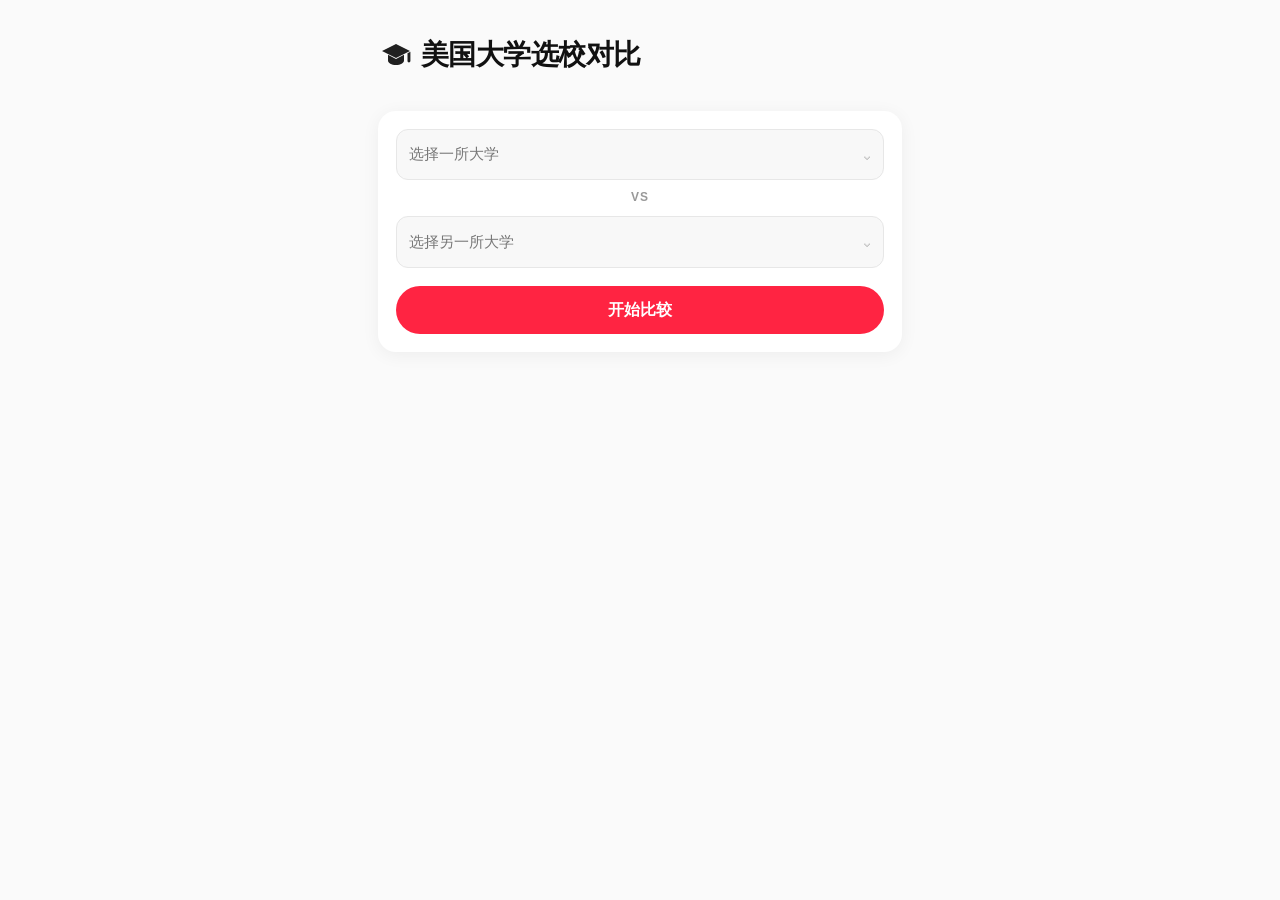
<file: existing-comparison.html>
<!doctype html>
<html lang="zh-CN">
<head><script>const legacyParams=new URLSearchParams(location.search);if(legacyParams.get('a')&&legacyParams.get('b')){const next=new URL('./',location.href);next.searchParams.append('school',legacyParams.get('a'));next.searchParams.append('school',legacyParams.get('b'));next.searchParams.set('view','compare');location.replace(next.href);}</script>
<meta charset="utf-8">
<meta name="viewport" content="width=device-width,initial-scale=1">
<title>美国大学选校对比</title>
<style>
*{box-sizing:border-box}
body{margin:0;font-family:-apple-system,BlinkMacSystemFont,"PingFang SC","Microsoft YaHei","Segoe UI",sans-serif;color:#202020;background:#fafafa;line-height:1.65}
main{max-width:560px;margin:auto;padding:30px 18px 64px}
header{padding:8px 2px 16px}
h1{font-size:30px;letter-spacing:-.5px;margin:0 0 5px;font-weight:800}.site-title{display:flex;align-items:center;gap:9px}.cap-icon{width:32px;height:32px;display:inline-flex;flex:0 0 auto}.cap-icon svg{width:100%;height:100%;fill:#202020}
.tagline{font-size:14px;color:#777;margin:0}
.picker,.summary,.school{background:#fff;border-radius:18px;box-shadow:0 3px 18px rgba(0,0,0,.055)}
.picker{padding:18px;margin-top:18px}
label{display:block;font-size:13px;font-weight:600;margin:12px 0 6px}
select{width:100%;min-height:48px;border:1px solid #e7e7e7;border-radius:12px;padding:10px 12px;background:#f8f8f8;color:#222;font:inherit}
button{width:100%;min-height:48px;border:0;border-radius:24px;margin-top:18px;background:#ff2442;color:#fff;font:inherit;font-weight:700;font-size:16px;cursor:pointer}
button:disabled{opacity:.55;cursor:not-allowed}
.status,.error{font-size:13px;min-height:18px;margin-top:8px}
.status{display:none!important}.error{color:#b42318}
.result{display:none}
.section-label{font-size:13px;color:#999;margin:30px 2px 8px}
.summary{padding:19px 18px}
.summary h2{font-size:20px;margin:0 0 10px}
.summary p{margin:0;font-size:15px}
.school{padding:20px 18px;margin-top:16px}
.school h2{font-size:21px;margin:0 0 14px}
.row{padding:12px 0;border-bottom:1px solid #f0f0f0}
.row:last-child{border-bottom:0}
dt{font-size:12px;color:#999;margin-bottom:2px}
dd{margin:0;font-size:15px;font-weight:500}
.money{font-size:19px;font-weight:750}
.sources{margin-top:26px;padding:4px 3px}
.sources h2{font-size:15px;margin-bottom:6px}
.muted{color:#999;font-size:12px}

.consult{background:#fff;border-radius:18px;box-shadow:0 3px 18px rgba(0,0,0,.055);padding:20px 18px;margin-top:18px}
.consult h2{font-size:20px;margin:0 0 10px}
.consult p{margin:6px 0;font-size:15px}
.consult .wechat{font-weight:700;margin-top:12px}



/* 2026 visual refinement */
:root{
  --text:#111111;
  --muted:#666666;
  --weak:#999999;
  --line:#eeeeee;
  --bg:#fafafa;
  --brand:#ff2442;
}
body{
  background:var(--bg);
  color:var(--text);
}
main,.container,.wrap{
  max-width:560px;
}
.section{
  background:transparent !important;
  border:none !important;
  box-shadow:none !important;
}
.section + .section{
  border-top:1px solid var(--line) !important;
  margin-top:34px;
  padding-top:34px;
}
#summarySection{
  margin-top:30px;
}
#summarySection h2,
.summary-title,
.guide-title{
  font-size:24px !important;
  line-height:1.25;
  letter-spacing:-0.02em;
  margin-bottom:16px !important;
}
#summaryText,
.summary-text{
  font-size:17px !important;
  line-height:1.8 !important;
  color:var(--text) !important;
}
.school-section{
  padding:0 !important;
  margin:0 !important;
  background:transparent !important;
  box-shadow:none !important;
  border:none !important;
}
.school-section + .school-section{
  border-top:1px solid var(--line);
  margin-top:34px !important;
  padding-top:34px !important;
}
.school-section h3,
.school-name{
  font-size:22px !important;
  margin-bottom:18px !important;
}
.info-group{
  margin:22px 0 0;
}
.info-group-title{
  font-size:13px;
  font-weight:700;
  color:var(--weak);
  letter-spacing:.08em;
  margin:0 0 10px;
}
.info-row{
  display:grid;
  grid-template-columns:112px 1fr;
  gap:14px;
  padding:10px 0;
  border-bottom:1px solid #f3f3f3;
}
.info-row:last-child{border-bottom:none}
.info-label{
  color:var(--muted);
  font-size:14px;
}
.info-value{
  color:var(--text);
  font-size:15px;
  line-height:1.6;
}
.money-rmb{
  font-weight:700;
}
.consult-card{
  background:#fffaf3 !important;
  border:1px solid #f3eadc !important;
  box-shadow:none !important;
  border-radius:12px !important;
  padding:20px !important;
}
.consult-card h3{
  margin:0 0 8px !important;
  font-size:19px !important;
}
.consult-card .consult-lead{
  font-size:16px;
  line-height:1.7;
  margin:0 0 6px;
}
.consult-card .consult-proof{
  font-size:13px;
  color:var(--muted);
  line-height:1.65;
  margin:0;
}
.qr-crop{
  width:176px;
  height:176px;
  overflow:hidden;
  margin-top:16px;
  border-radius:10px;
  background:#fff;
}
.qr-crop img{
  width:230px;
  height:auto;
  display:block;
  transform:translate(-27px,-72px);
}
.data-note,.muted{
  color:var(--weak) !important;
  font-size:12px !important;
  line-height:1.7 !important;
}


/* mobile title refinement */
header h1,
h1{
  font-size:28px !important;
  line-height:1.2 !important;
  white-space:nowrap;
  letter-spacing:-0.02em;
}
@media (max-width:420px){
  header h1,
  h1{
    font-size:24px !important;
  }
}


.compare-vs{
  text-align:center;
  font-size:12px;
  font-weight:700;
  letter-spacing:.08em;
  color:#999;
  margin:8px 0;
}


.subtitle span{
  display:block;
}
.subtitle span + span{
  margin-top:4px;
}


/* subtler subtitle */
.subtitle{
  margin-top:10px !important;
  color:#888 !important;
  font-size:13px !important;
  line-height:1.55 !important;
  font-weight:400 !important;
  letter-spacing:0 !important;
}
.subtitle span{
  font-weight:400 !important;
}
.subtitle span + span{
  margin-top:2px !important;
}


/* tighten hero-to-selector spacing */
.subtitle{
  margin-bottom:14px !important;
}
header{
  margin-bottom:16px !important;
}
.selector-card,
.compare-box,
.compare-panel,
.controls{
  margin-top:0 !important;
}


/* Search-first school selector */
.hidden-select{position:absolute!important;opacity:0!important;width:1px!important;height:1px!important;pointer-events:none!important}
.school-trigger{margin-top:0;background:#f8f8f8;color:#777;border:1px solid #e7e7e7;border-radius:12px;padding:10px 12px;font-weight:400;font-size:15px;text-align:left;display:flex;align-items:center;justify-content:space-between}
.school-trigger.selected{background:#fff;color:#111;font-weight:600}
.school-trigger:disabled{opacity:.65}
.chev{color:#aaa;font-size:18px}
.school-modal{position:fixed;inset:0;z-index:999;background:rgba(0,0,0,.28);display:flex;align-items:flex-end;justify-content:center}
.school-modal[hidden]{display:none}
.school-sheet{width:min(100%,560px);max-height:78vh;background:#fff;border-radius:18px 18px 0 0;padding:8px 18px calc(18px + env(safe-area-inset-bottom));overflow:hidden}
.sheet-handle{width:38px;height:4px;border-radius:99px;background:#ddd;margin:0 auto 10px}
.sheet-head{display:flex;align-items:center;justify-content:space-between;margin-bottom:14px}
.sheet-head h2{font-size:20px;margin:0}
.sheet-close{width:auto;min-height:0;margin:0;padding:0 4px;background:transparent;color:#888;border-radius:0;font-size:28px;font-weight:400}
.school-search{width:100%;height:46px;border:1px solid #e7e7e7;border-radius:11px;padding:0 13px;font-size:15px;background:#fafafa;outline:none}
.school-search:focus{background:#fff;border-color:#bbb}
.result-label{font-size:12px;color:#999;margin:18px 2px 8px}
.school-list{max-height:calc(78vh - 155px);overflow:auto}
.school-option{width:100%;min-height:0;margin:0;padding:12px 2px;border:0;border-bottom:1px solid #f1f1f1;border-radius:0;background:#fff;color:#111;text-align:left;font-weight:400}
.school-option-cn{display:block;font-size:15px;font-weight:600}
.school-option-en{display:block;font-size:12px;color:#888;margin-top:3px}
.school-empty{padding:24px 2px;text-align:center;color:#999;font-size:14px}
@media(min-width:700px){.school-modal{align-items:center}.school-sheet{border-radius:18px;max-height:72vh;padding-bottom:18px}.sheet-handle{display:none}}


/* v16 — restrained polish on the preferred v14 layout.
   Intentionally does NOT change section/title spacing. */
body{
  color:#111;
}
h1{
  font-weight:700;
  letter-spacing:-0.015em;
}
.subtitle{
  color:#888 !important;
  font-weight:400 !important;
}
.compare-vs{
  color:#999 !important;
}
.summary h2,
#summaryTitle,
.school h2{
  letter-spacing:-0.01em;
}
.consult-proof{
  color:#777;
}

/* v19 — metric-first two-school comparison */
.compare-detail{margin-top:0}
.compare-sticky{position:sticky;top:0;z-index:20;display:grid;grid-template-columns:1fr 1fr;background:rgba(250,250,250,.96);backdrop-filter:blur(12px);-webkit-backdrop-filter:blur(12px);border-bottom:1px solid #e8e8e8;padding:10px 0 9px;margin:0 0 4px}
.compare-school-head{min-width:0;padding:0 12px}
.compare-school-head:first-child{border-right:1px solid #e8e8e8}
.compare-school-short{display:block;font-size:15px;font-weight:750;line-height:1.25;color:#111;white-space:nowrap;overflow:hidden;text-overflow:ellipsis}
.compare-school-cn{display:block;font-size:11px;color:#888;line-height:1.35;margin-top:2px;white-space:nowrap;overflow:hidden;text-overflow:ellipsis}
.metric{padding:18px 0;border-bottom:1px solid #ededed}
.metric:last-child{border-bottom:0}
.metric-title{font-size:13px;font-weight:700;color:#777;margin:0 0 10px}
.metric-cols{display:grid;grid-template-columns:minmax(0,1fr) minmax(0,1fr)}
.metric-cell{min-width:0;padding:0 12px;font-size:15px;line-height:1.55;color:#111;overflow-wrap:anywhere}
.metric-cell:first-child{border-right:1px solid #f0f0f0}
.metric-value{font-weight:550}
.metric-money{font-size:18px;font-weight:750;line-height:1.35}
.metric-sub{display:block;font-size:12px;color:#888;margin-top:3px;font-weight:400}
.metric-insight{font-size:12px;color:#777;margin:9px 12px 0;line-height:1.55}
.metric-long .metric-cols{display:block}
.metric-long .metric-cell{padding:0 12px;border-right:0}
.metric-long .metric-cell + .metric-cell{border-top:1px solid #f3f3f3;margin-top:13px;padding-top:13px}
.metric-school-label{display:block;font-size:11px;font-weight:700;color:#999;margin-bottom:4px}
.metric-empty{color:#bbb;font-weight:400}
@media(min-width:520px){.metric-long .metric-cols{display:grid}.metric-long .metric-cell + .metric-cell{border-top:0;margin-top:0;padding-top:0}.metric-long .metric-cell:first-child{border-right:1px solid #f0f0f0}}


.profile-grid{display:grid;grid-template-columns:repeat(2,minmax(0,1fr));gap:20px}
.profile-name{font-size:17px;margin:0 0 6px}.profile-meta{color:#666;font-size:13px;line-height:1.7}
.profile-stats{display:flex;flex-wrap:wrap;gap:8px 16px;margin-top:12px}.profile-stat strong{display:block;font-size:17px;color:#222}.profile-stat span{font-size:12px;color:#777}
.metric-sub{display:block;font-size:12px;font-weight:400;color:#777;margin-top:5px}.currency-note{font-size:12px;color:#777;padding:0 16px}
@media(max-width:480px){.profile-grid{gap:14px}.profile-name{font-size:15px}.profile-stats{display:grid;gap:8px}.profile-stat strong{font-size:16px}}
.status:empty,.error:empty{display:none}.currency-note{margin:12px 0}
.rich-cell{display:block;min-width:0;overflow-wrap:anywhere}.rich-cell p{margin:6px 0;font-size:13px}.rich-cell a{color:#245a49}.program-list{padding-left:18px;margin:12px 0}.program-list li{margin:14px 0}.program-note{font-size:12px}.cost-note{display:block;font-size:12px;font-weight:400;color:#68766f;margin-top:6px;overflow-wrap:anywhere}.cost-note a{overflow-wrap:anywhere}</style>
</head>
<body>
<main>
<header>
  <h1 class="site-title"><span class="cap-icon" aria-hidden="true"><svg viewBox="0 0 64 64" focusable="false"><path d="M4 24 32 10l28 14-28 14L4 24Zm12 7.5V43c0 5 7.2 9 16 9s16-4 16-9V31.5L32 40 16 31.5Zm39-3.2v15.8c0 1.6 1.3 2.9 2.9 2.9s2.9-1.3 2.9-2.9V25.4L55 28.3Z"/></svg></span><span>美国大学选校对比</span></h1>
</header>

<section class="picker">
  <button type="button" class="school-trigger" id="triggerA" disabled><span id="triggerAText">正在获取大学目录…</span><span class="chev">⌄</span></button>
  <div class="compare-vs">VS</div>
  <button type="button" class="school-trigger" id="triggerB" disabled><span id="triggerBText">正在获取大学目录…</span><span class="chev">⌄</span></button>
  <select id="a" class="hidden-select" disabled aria-hidden="true" tabindex="-1"><option value="">选择一所大学</option></select>
  <select id="b" class="hidden-select" disabled aria-hidden="true" tabindex="-1"><option value="">选择另一所大学</option></select>

  <button id="go" disabled>开始比较</button>
<div class="status" id="status" aria-live="polite"></div>
<div class="error" id="err"></div>
</section>

<section class="result" id="result">
  <div class="section-label">选校指南</div>
  <section class="summary">
    <div id="summaryText" class="profile-grid"></div>
    <p class="currency-note">固定估算：1 USD≈7 CNY（非实时）</p>
  </section>

  <div class="section-label">学校对比</div>
  <div id="cards"></div>

  <div class="section-label">个性化申请支持</div>
  <section class="consult">


    <div class="qr-crop"><img src="./wechat-qr.jpeg" alt="微信二维码"></div>
  </section>


</section>
</main>

<div class="school-modal" id="schoolModal" hidden>
  <div class="school-sheet" role="dialog" aria-modal="true">
    <div class="sheet-handle"></div>
    <div class="sheet-head"><h2 id="sheetTitle">选择一所大学</h2><button type="button" id="sheetClose" aria-label="关闭学校选择" class="sheet-close">×</button></div>
    <input aria-label="搜索大学" type="search" id="schoolSearch" class="school-search" placeholder="搜索学校名称、英文或简称" autocomplete="off">
    <div class="result-label" id="resultLabel">热门学校</div>
    <div id="schoolList" class="school-list"></div>
  </div>
</div>


<script src="snapshot-config.js?v=3fc2d4c489379836"></script><script src="api.js?v=8755016223d2fca6"></script><script src="aid-notes.js?v=457f99a386ff2ec9"></script><script src="reference-budgets.js?v=3311f252d672a63f"></script><script src="quality-data.js?v=5b947b13c0cab355"></script><script src="display.js?v=1014726d2967615f"></script><script>


let schools = {};
let comparing = false;
let selectionVersion = 0;
const USD_CNY_RATE = 7;

function parseCSV(text){
  const rows=[]; let row=[], cell="", quoted=false;
  for(let i=0;i<text.length;i++){
    const ch=text[i], next=text[i+1];
    if(ch === '"'){
      if(quoted && next === '"'){ cell += '"'; i++; }
      else quoted = !quoted;
    } else if(ch === ',' && !quoted){
      row.push(cell); cell="";
    } else if((ch === '\n' || ch === '\r') && !quoted){
      if(ch === '\r' && next === '\n') i++;
      row.push(cell); cell="";
      if(row.some(v=>v.trim()!=="")) rows.push(row);
      row=[];
    } else cell += ch;
  }
  if(cell.length || row.length){ row.push(cell); if(row.some(v=>v.trim()!=="")) rows.push(row); }
  if(!rows.length) return [];
  const headers=rows.shift().map(h=>h.replace(/^\uFEFF/,"").trim());
  return rows.map(r=>{
    const obj={};
    headers.forEach((h,i)=>obj[h]=(r[i]??"").trim());
    return obj;
  });
}

function num(v){
  if(v==="" || v==null) return null;
  const n=Number(String(v).replace(/[$,%\s,]/g,""));
  return Number.isFinite(n) ? n : null;
}

function list(v){
  if(!Array.isArray(v)) return [];
  return v.filter(x=>typeof x==="string").map(x=>x.trim()).filter(Boolean);
}

function normalize(r){
  const majorsCN=list(r.famous_majors_cn);
  const internationalPct=r.international_pct;
  return {
    years:r,
    signaturePrograms:Array.isArray(r.signature_programs)?r.signature_programs.map(p=>p.name_cn||p.name_en).filter(Boolean):[],
    gpa:scoreRange(r.gpa_unweighted_25,r.gpa_unweighted_75),
    gpaContext:[({admitted_first_year:"获录取新生",enrolled_first_year:"入学新生"})[r.gpa_population]||r.gpa_population].filter(Boolean).join(" · "),
    acceptance:percent(r.acceptance_rate,1),
    graduation:percent(r.graduation_rate_4yr),
    sat:scoreRange(r.sat_25,r.sat_75),
    act:scoreRange(r.act_25,r.act_75),
    testPolicy:CollegeDisplay.policy(r.test_policy),
    testCycle:r.test_policy_cycle || "",
    englishPolicy:({required:"要求英语能力证明",conditional:"视条件要求，可符合豁免条件",not_required:"不要求英语能力证明"})[r.english_proficiency_policy] || "",
    englishTests:list(r.english_tests_accepted),
    needAid:aidText(r.international_need_aid),
    meritAid:aidText(r.international_merit_aid),
    rank:num(r.ranking_usnews),
    rankCategory:({national_university:"全美综合大学",national_liberal_arts_college:"全美文理学院",liberal_arts_college:"全美文理学院",regional_university_north:"北部地区大学",regional_university_midwest:"中西部地区大学",regional_university_west:"西部地区大学"})[r.ranking_category] || "",
    rankYear:r.ranking_year || "",
    id:r.school_id,
    name:r.school_name_cn || r.school_name || r.school_id,
    nameEn:r.school_name || "",
    shortName:r.short_name || "",
    city:r.city || "",
    cityCN:r.city_cn || "",
    state:r.state || "",
    stateCN:r.state_cn || "",
    region:({east_coast:"美国东海岸",south:"美国南部",midwest:"美国中西部",west_coast:"美国西海岸",mountain_west:"美国西部山区",other:"美国其他地区"})[r.region] || "",
    locationCN:r.location_cn || "",
    schoolType:({public:"公立大学",private_nonprofit:"私立大学",private_forprofit:"私立营利大学"})[r.institution_control] || "",
    tuition:num(r.tuition_fees),
    tuitionYear:r.tuition_fees_year || "",
    coa:num(r.coa),
    coaYear:r.coa_year || "",
    undergrad:num(r.undergrad_enrollment),
    firstYear:num(r.first_year_enrollment),
    internationalPct:typeof internationalPct==="number" && Number.isFinite(internationalPct) && internationalPct>=0 && internationalPct<=100 ? `${(Math.round(internationalPct*10)/10).toFixed(1)}%` : "",
    campusType:r.campus_type || "",
    campusCN:r.campus_description_cn || r.campus_description || "",
    majors:majorsCN.length ? majorsCN : list(r.famous_majors),
    career:r.career_model_cn || r.career_model || "",
    alumni:list(r.notable_alumni_cn || r.notable_alumni)
  };
}

function percent(v,digits){ const n=num(v); return n!=null && n>=0 && n<=100 ? `${digits==null?n:(Math.round(n*10**digits)/10**digits).toFixed(digits)}%` : ""; }
function scoreRange(low,high){ return low!=null && high!=null ? `${low}–${high}` : ""; }
function aidText(v){ return ({yes:"有",no:"无",limited:"有，但有限制"})[v] || ""; }
function moneyRmbWan(n){
  if(n==null) return "";
  const yuan=Math.round(n*USD_CNY_RATE);
  return Math.abs(yuan)<10000 ? `${yuan.toLocaleString("zh-CN")}元` : `${(yuan/10000).toFixed(1)}万元`;
}
function locationText(s){ return [s.stateCN||s.state,s.cityCN||s.city].filter(Boolean).join(" · ") || s.locationCN; }
function summary(a,b){
  const profile=s=>`<article><h3 class="profile-name">${esc(s.name)}</h3><div class="profile-meta">${esc([s.region,s.schoolType].filter(Boolean).join(" · ") || "暂无数据")}</div><div class="profile-stats">${[[s.acceptance,"录取率"],[moneyRmbWan(s.tuition),"学费"]].map(([value,label])=>`<div class="profile-stat"><strong>${esc(value||"暂无数据")}</strong><span>${label}</span></div>`).join("")}</div></article>`;
  return profile(a)+profile(b);
}

function esc(v){
  return String(v ?? "").replace(/[&<>"]/g,ch=>({"&":"&amp;","<":"&lt;",">":"&gt;",'"':"&quot;"}[ch]));
}
function enrollmentText(s){
  if(s.undergrad!=null) return String(s.undergrad);
  return "";
}
function cellValue(v,cls=""){
  const text=Array.isArray(v)?v.join(" · "):v;
  return `<div class="metric-cell"><span class="metric-value ${cls}">${text ? esc(text) : '<span class="metric-empty">暂无数据</span>'}</span></div>`;
}
function metric(title,aValue,bValue,opts={}){
  const long=opts.long?" metric-long":"";
  const normalizedValue=v=>(Array.isArray(v)?v.filter(x=>String(x ?? "").trim()).join(" · "):String(v ?? "")).trim();
  aValue=normalizedValue(aValue); bValue=normalizedValue(bValue);
  const labels=opts.long
    ? `<div class="metric-cell"><span class="metric-school-label">${esc(opts.aLabel)}</span><span class="metric-value">${aValue?esc(Array.isArray(aValue)?aValue.join(" · "):aValue):'<span class="metric-empty">暂无数据</span>'}</span></div><div class="metric-cell"><span class="metric-school-label">${esc(opts.bLabel)}</span><span class="metric-value">${bValue?esc(Array.isArray(bValue)?bValue.join(" · "):bValue):'<span class="metric-empty">暂无数据</span>'}</span></div>`
    : cellValue(aValue,opts.cls||"")+cellValue(bValue,opts.cls||"");
  return `<section class="metric${long}"><h3 class="metric-title">${esc(title)}</h3><div class="metric-cols">${labels}</div>${opts.insight?`<p class="metric-insight">${esc(opts.insight)}</p>`:""}</section>`;
}
function secondaryMetric(title,a,b,aSub="",bSub=""){
  const render=(value,sub)=>`<div class="metric-cell"><span class="metric-value">${value?esc(value):'<span class="metric-empty">暂无数据</span>'}</span>${value&&sub?`<span class="metric-sub">${esc(sub)}</span>`:""}</div>`;
  return `<section class="metric"><h3 class="metric-title">${esc(title)}</h3><div class="metric-cols">${render(a,aSub)}${render(b,bSub)}</div></section>`;
}
function rankingText(s){ return s.rank!=null && s.rankCategory ? `U.S. News · ${s.rankCategory} #${s.rank}` : ""; }
function englishText(s){ return [s.englishPolicy,s.englishTests.length?`接受：${s.englishTests.join(" / ")}`:""].filter(Boolean).join("；"); }
function richMetric(title,a,b){return `<section class="metric"><h3 class="metric-title">${esc(title)}</h3><div class="metric-cols"><div class="metric-cell rich-cell">${a}</div><div class="metric-cell rich-cell">${b}</div></div></section>`}
function comparisonDetail(a,b){
  const aHead=a.shortName||a.nameEn||a.name, bHead=b.shortName||b.nameEn||b.name;
  return `<div class="compare-detail">
    <div class="compare-sticky">
      <div class="compare-school-head"><span class="compare-school-short">${esc(aHead)}</span><span class="compare-school-cn">${esc(a.name)}</span></div>
      <div class="compare-school-head"><span class="compare-school-short">${esc(bHead)}</span><span class="compare-school-cn">${esc(b.name)}</span></div>
    </div>
    ${metric("地理位置",locationText(a),locationText(b))}
    ${secondaryMetric("大学排名（U.S. News）",rankingText(a),rankingText(b))}
    ${secondaryMetric("本科生规模",enrollmentText(a),enrollmentText(b))}
    ${secondaryMetric("国际生比例",a.internationalPct,b.internationalPct)}
    ${richMetric("本科优势 / 代表专业",CollegeDisplay.programsHTML(a.years),CollegeDisplay.programsHTML(b.years))}
    ${secondaryMetric("录取率",a.acceptance,b.acceptance)}
    ${secondaryMetric("标化政策",a.testPolicy,b.testPolicy,"申请周期："+(a.testCycle||"未核实"),"申请周期："+(b.testCycle||"未核实"))}
    ${secondaryMetric("SAT（25–75百分位）",a.sat,b.sat)}
    ${secondaryMetric("ACT（25–75百分位）",a.act,b.act)}
    ${secondaryMetric("未加权 GPA（25–75百分位）",a.gpa,b.gpa,a.gpaContext,b.gpaContext)}
    ${secondaryMetric("英语要求",englishText(a),englishText(b))}
    ${secondaryMetric("学杂费",moneyRmbWan(a.tuition),moneyRmbWan(b.tuition))}
    ${richMetric("年度总费用（美元）",CollegeDisplay.costHTML(a.years),CollegeDisplay.costHTML(b.years))}
    <p class="currency-note">年度费用为学校估算，请结合各校学年、预算范围及缺项说明。</p>
    ${richMetric("国际本科生助学金（Need-based）",CollegeDisplay.aidHTML(a.years,"international_need_aid"),CollegeDisplay.aidHTML(b.years,"international_need_aid"))}
    ${richMetric("国际本科生奖学金（Merit）",CollegeDisplay.aidHTML(a.years,"international_merit_aid"),CollegeDisplay.aidHTML(b.years,"international_merit_aid"))}
    ${secondaryMetric("四年毕业率",a.graduation,b.graduation)}
  </div>`;
}

function fillSelectors(list){
  const options=list.map(s=>`<option value="${s.id}">${s.name}</option>`).join("");
  const a=document.getElementById("a"), b=document.getElementById("b");
  a.innerHTML=`<option value="">选择一所大学</option>`+options; b.innerHTML=`<option value="">选择另一所大学</option>`+options;
  a.disabled=false; b.disabled=false;
  document.getElementById("triggerA").disabled=false;
  document.getElementById("triggerB").disabled=false;
  document.getElementById("triggerAText").textContent="选择一所大学";
  document.getElementById("triggerBText").textContent="选择另一所大学";
  document.getElementById("go").disabled=list.length<2;
}

async function loadData(){
  const status=document.getElementById("status");
  const err=document.getElementById("err");
  status.textContent="正在读取学校数据…";
  try{
    const records=await CollegeAPI.directory();
    const list=records.map(r=>({
      id:r.school_id,
      name:r.school_name_cn || r.school_name || r.school_id,
      nameEn:r.school_name || "",
      shortName:r.short_name || ""
    })).filter(s=>s.id && s.name);
    schools=Object.fromEntries(list.map(s=>[s.id,s]));
    fillSelectors(list);
    const params=new URLSearchParams(location.search),a=params.get('a'),b=params.get('b');
    if(a&&b&&a!==b&&schools[a]&&schools[b]){document.getElementById('a').value=a;document.getElementById('b').value=b;document.getElementById('triggerAText').textContent=schools[a].name;document.getElementById('triggerBText').textContent=schools[b].name;document.getElementById('go').click()}

    status.textContent="";
    if(list.length<2) err.textContent="当前数据库只有一所学校；加入第二所学校后即可开始比较。";
  } catch(e){
    console.error(e);
    status.textContent="";
    err.textContent="大学目录暂时无法获取，请检查网络并重试。";
    const retry=document.createElement('button');retry.textContent='重新获取目录';retry.onclick=()=>{retry.remove();err.textContent='';loadData()};err.appendChild(retry);
  }
}

document.getElementById("go").addEventListener("click",async ()=>{
  if(comparing) return;
  const aid=document.getElementById("a").value;
  const bid=document.getElementById("b").value;
  const err=document.getElementById("err");
  const result=document.getElementById("result");

  if(!aid || !bid){
    err.textContent="请先选择两所大学";
    result.style.display="none";
    return;
  }

  if(aid===bid){
    err.textContent="请选择两所不同的学校";
    result.style.display="none";
    return;
  }

  err.textContent="";
  result.style.display="none";
  if(!schools[aid] || !schools[bid]){
    err.textContent="学校目录读取异常，请刷新页面后重试";
    return;
  }
  // Use the same reviewed comparison as existing a/b share links.
  const next=new URL('./',location.href);
  next.searchParams.append('school',aid);
  next.searchParams.append('school',bid);
  next.searchParams.set('view','compare');
  location.assign(next.href);
});


let activeSchoolPicker="";
const modal=document.getElementById("schoolModal");
const searchInput=document.getElementById("schoolSearch");
const schoolList=document.getElementById("schoolList");
const resultLabel=document.getElementById("resultLabel");

function searchableText(s){
  return [s.name,s.nameEn,s.shortName].filter(Boolean).join(" ").toLowerCase();
}
function drawSchoolList(){
  const q=searchInput.value.trim().toLowerCase();
  resultLabel.textContent=q ? "搜索结果" : "热门学校";
  let items=Object.values(schools);
  if(q) items=items.filter(s=>searchableText(s).includes(q));
  items=items.slice(0,q?30:10);
  schoolList.innerHTML="";
  if(!items.length){ schoolList.innerHTML='<div class="school-empty">没有找到匹配的学校</div>'; return; }
  items.forEach(s=>{
    const el=document.createElement("button");
    el.type="button"; el.className="school-option";
    const cn=document.createElement("span"); cn.className="school-option-cn"; cn.textContent=s.name;
    const en=document.createElement("span"); en.className="school-option-en";
    en.textContent=[s.nameEn,s.shortName].filter(Boolean).join(" · ");
    el.append(cn,en);
    el.addEventListener("click",()=>selectSchoolFromPicker(s.id));
    schoolList.appendChild(el);
  });
}
function openPicker(which){
  activeSchoolPicker=which;
  document.getElementById("sheetTitle").textContent=which==="a"?"选择一所大学":"选择另一所大学";
  searchInput.value="";
  drawSchoolList();
  modal.hidden=false;
  document.body.style.overflow="hidden";
  setTimeout(()=>searchInput.focus(),50);
}
function closePicker(){
  modal.hidden=true; document.body.style.overflow=""; activeSchoolPicker="";
}
function selectSchoolFromPicker(id){
  const s=schools[id]; if(!s || !activeSchoolPicker) return;
  const select=document.getElementById(activeSchoolPicker);
  if(select.value!==id){
    selectionVersion++;
    document.getElementById("result").style.display="none";
  }
  select.value=id;
  const isA=activeSchoolPicker==="a";
  document.getElementById(isA?"triggerAText":"triggerBText").textContent=s.name+(s.shortName?" · "+s.shortName:"");
  document.getElementById(isA?"triggerA":"triggerB").classList.add("selected");
  document.getElementById("err").textContent="";
  closePicker();
}
document.getElementById("triggerA").addEventListener("click",()=>openPicker("a"));
document.getElementById("triggerB").addEventListener("click",()=>openPicker("b"));
document.getElementById("sheetClose").addEventListener("click",closePicker);
modal.addEventListener("click",e=>{if(e.target===modal)closePicker()});
searchInput.addEventListener("input",drawSchoolList);
document.addEventListener("keydown",e=>{if(e.key==="Escape"&&!modal.hidden)closePicker()});

loadData();
</script>
</body>
<script defer src="analytics-config.js?v=6ecf82e2ce6b6eb6"></script><script defer src="analytics.js?v=81e37b80eb567c54"></script></html>
</file>
<file: detail-v65.css>
dialog.school-detail{padding:0!important;overflow:hidden;width:min(780px,calc(100% - 24px));max-height:94dvh}.school-detail #dialogContent{display:flex;flex-direction:column;max-height:94dvh;overflow:hidden}.school-detail .dialogtop{flex:none;margin:0;padding:16px 20px;border-bottom:1px solid var(--line);align-items:flex-start}.school-detail .dialogtop>div{min-width:0}.school-detail h2{font-size:23px}.school-detail #close{flex:none;width:44px;height:44px;padding:0;font-size:25px}.school-detail :focus:not(:focus-visible){outline:none}.school-detail #detailTitle{outline:none}.school-detail .detail-scroll{overflow:auto;overscroll-behavior:contain;min-height:0;padding:0 20px 24px;overflow-wrap:anywhere}.school-detail section{margin:24px 0}.school-detail h3{font-size:19px;margin:0 0 16px}.school-detail .detail-field{margin:0 0 24px;min-width:0}.school-detail .detail-field h4{font-size:12px;font-weight:400;color:var(--muted);margin:0 0 3px}.school-detail .detail-field strong{display:block;font-size:19px;font-weight:650;line-height:1.5}.school-detail .detail-field small{display:block;font-size:12px;color:var(--muted)}.school-detail .detail-field p{font-size:13px;margin:6px 0}.school-detail .detailgrid{margin:16px 0;gap:20px}.school-detail .detailgrid>div{border:0;padding:0}.school-detail details{margin:14px 0}.school-detail summary{cursor:pointer;font-weight:600}.school-detail details p{font-size:13px;margin:8px 0}.school-detail .detail-toolbar{flex:none;display:grid;grid-template-columns:minmax(0,3fr) minmax(0,1fr);gap:8px;padding:12px 16px calc(12px + env(safe-area-inset-bottom));border-top:1px solid var(--line);background:white}.school-detail .detail-toolbar button{width:100%;min-height:48px;padding:8px;font-size:14px}.school-detail .share-link-actions{display:block;margin:0;min-width:0}.school-detail .consult-card{margin-bottom:0}body:has(dialog.school-detail[open]){overflow:hidden}@media(max-width:560px){dialog.school-detail{width:100%;height:100dvh;max-height:100dvh;max-width:none;inset:0;margin:0;border-radius:0}.school-detail #dialogContent{height:100%;max-height:100dvh}.school-detail .dialogtop{padding:10px 16px}.school-detail h2{font-size:20px}.school-detail .dialogtop p{font-size:12px}.school-detail .detail-scroll{padding:0 16px 24px}}
.school-detail .detail-toolbar .share-link-actions button{font-size:12px;padding:8px 3px;white-space:nowrap}

/* Detail viewport and source typography. */
.school-detail #dialogContent{box-sizing:border-box;height:94dvh}
.school-detail .detail-scroll{box-sizing:border-box;flex:1 1 auto;scroll-padding-bottom:24px}
.school-detail .detail-explanation{font-size:14px;font-weight:400;line-height:1.7}
.school-detail #detailAid p{font-weight:400;line-height:1.7}
.school-detail .program-summary{list-style:none;position:relative;padding:12px 24px 12px 0;min-height:44px;box-sizing:border-box}
.school-detail .program-summary::-webkit-details-marker{display:none}
.school-detail .program-summary::after{content:'⌄';position:absolute;right:2px;top:10px;font-size:22px;color:var(--green)}
.school-detail details[open]>.program-summary::after{content:'⌃'}
.school-detail .program-hint{font-weight:400;color:var(--muted);font-size:12px}
.qr-save{display:inline-block;border:1px solid var(--line);border-radius:8px;padding:10px 16px;min-height:44px;box-sizing:border-box;background:white;color:var(--green)}
.consult-card figcaption small{display:block;font-size:12px;font-weight:400;margin-top:6px}
@media(max-width:560px){.school-detail #dialogContent{height:100dvh}}

/* V6.5.3: two-line labels and one native disclosure treatment. */
.school-detail .program-hint{display:block;margin-top:6px;line-height:1.6;text-wrap:pretty;word-break:normal;overflow-wrap:normal}
.school-detail summary,.comparison .compare-value summary{list-style:none;position:relative;padding:12px 28px 12px 0;min-height:44px;box-sizing:border-box}
.school-detail summary::-webkit-details-marker,.comparison .compare-value summary::-webkit-details-marker{display:none}
.school-detail summary::after,.comparison .compare-value summary::after{content:'⌄';position:absolute;right:2px;top:10px;font-size:22px;color:var(--green);transition:transform .15s}
.school-detail details[open]>summary::after,.school-detail details[open]>.program-summary::after,.comparison .compare-value details[open]>summary::after{content:'⌄';transform:rotate(180deg)}
@media(prefers-reduced-motion:reduce){.school-detail summary::after,.comparison summary::after{transition:none}}

/* V6.5.3 mobile acceptance: explicit label rows and bounded inner scroller. */
.school-detail .program-summary{display:block;padding:8px 28px 8px 0}
.school-detail .program-title{display:block;line-height:1.5;overflow-wrap:normal;word-break:normal}
.school-detail .program-hint{display:block;margin-top:4px;font-size:12px;line-height:1.6;color:var(--muted)}
.school-detail .program-hint-part{display:inline-block;white-space:nowrap}
.school-detail #academic>details{margin:6px 0}
.school-detail #dialogContent{min-height:0;min-width:0;overflow:hidden}
.school-detail .detail-scroll{height:0;min-height:0;flex:1 1 0%;overflow-y:auto;-webkit-overflow-scrolling:touch;padding-bottom:calc(24px + env(safe-area-inset-bottom))}
.school-detail .detail-toolbar{position:relative;bottom:auto;flex:0 0 auto;min-width:0}
.school-detail .detail-toolbar .share-link-actions{position:static}
@supports not (height:100dvh){dialog.school-detail,.school-detail #dialogContent{height:94vh;max-height:94vh}@media(max-width:560px){dialog.school-detail,.school-detail #dialogContent{height:100%;max-height:100%}}}
</file>
